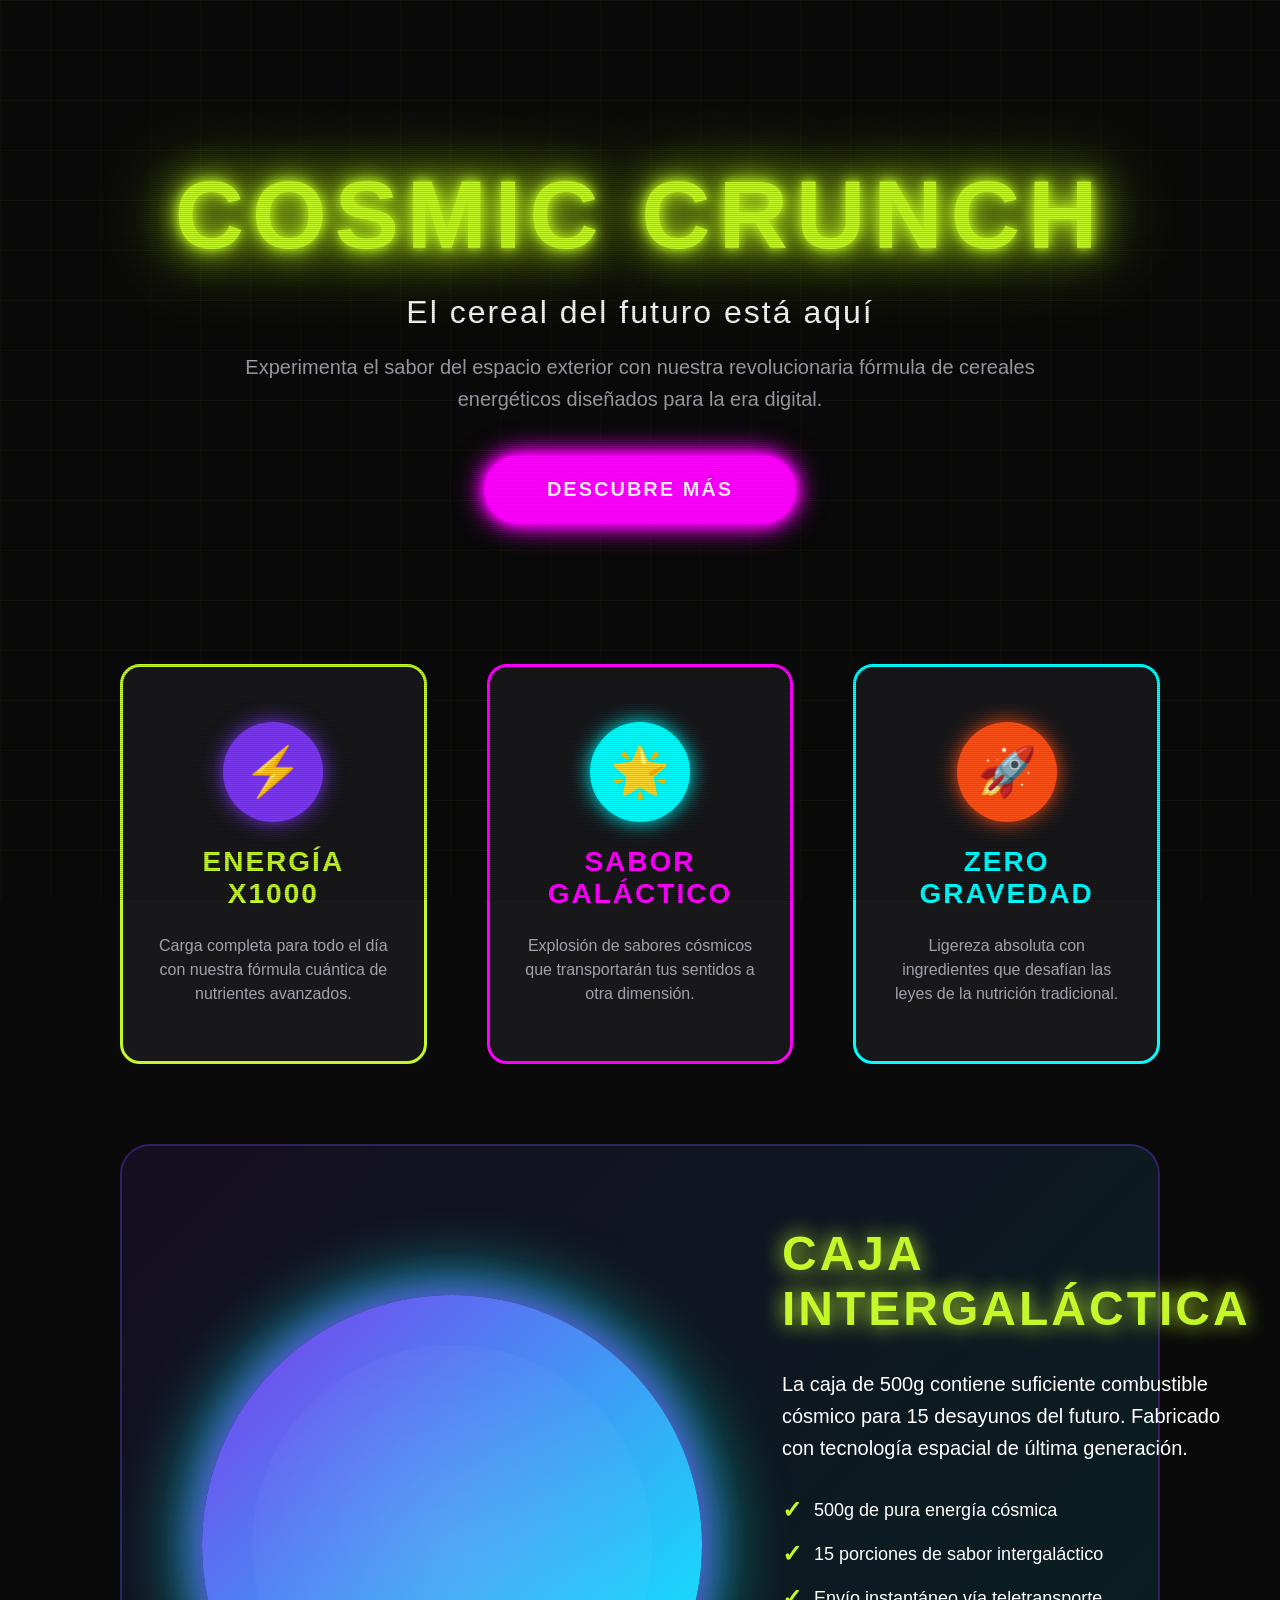
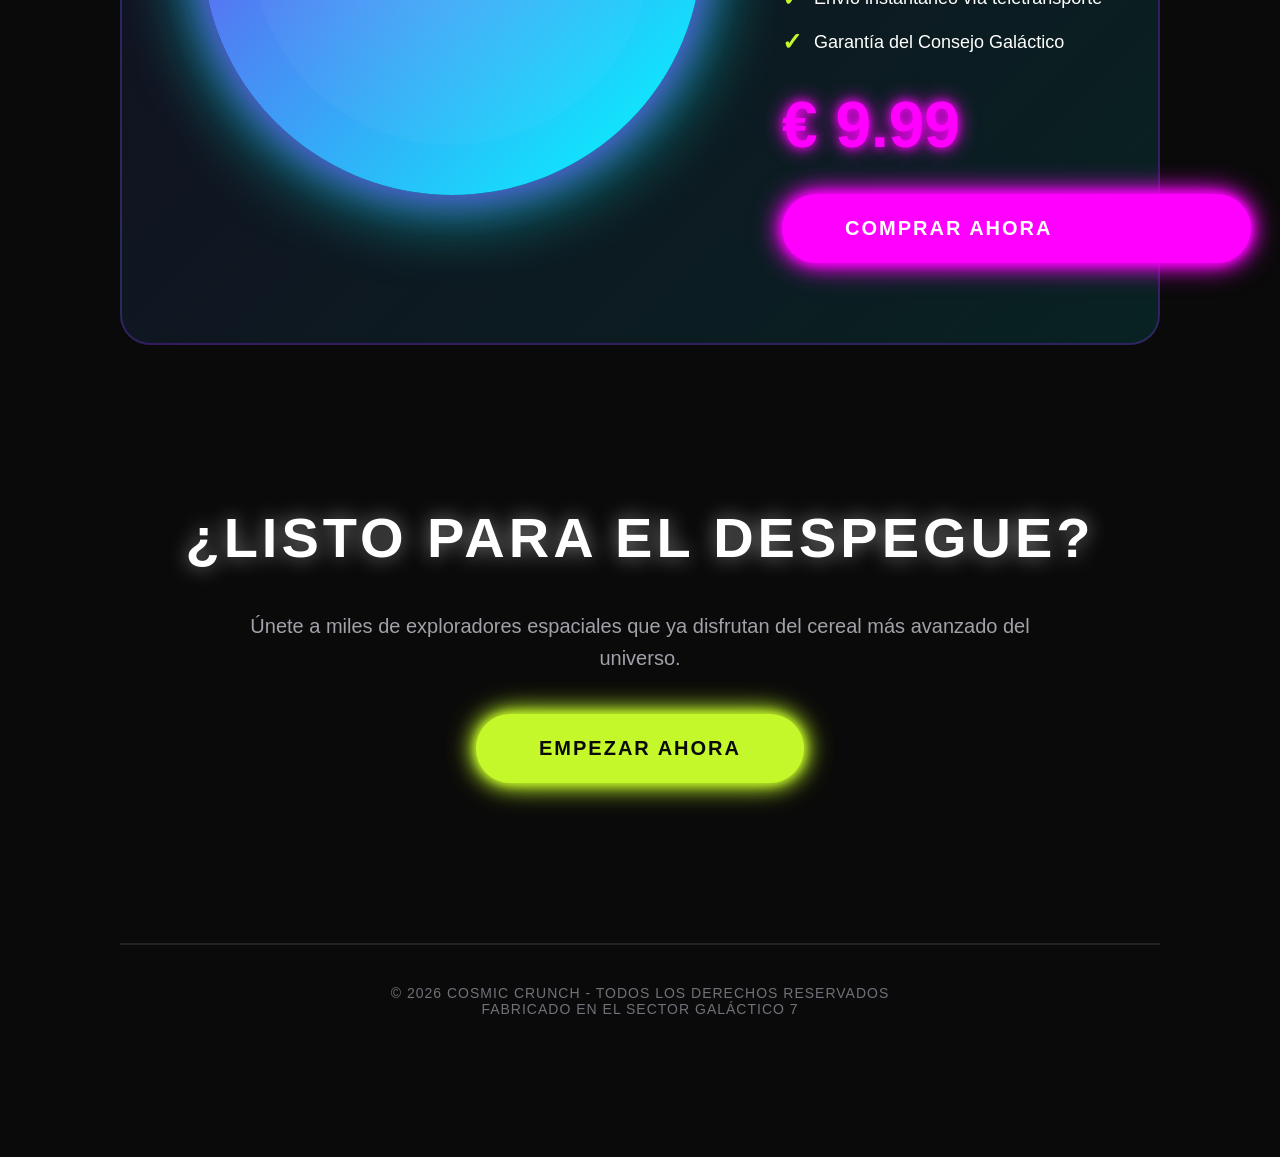
<file: web/cereales-retro.html>
<!DOCTYPE html>
<html lang="es">
<head>
    <meta charset="UTF-8">
    <meta name="viewport" content="width=device-width, initial-scale=1.0">
    <title>COSMIC CRUNCH - El Cereal del Futuro</title>
    <style>
        * {
            margin: 0;
            padding: 0;
            box-sizing: border-box;
        }

        @import url('https://fonts.googleapis.com/css2?family=Orbitron:wght@400;700;800;900&display=swap');

        body {
            font-family: 'Orbitron', sans-serif;
            background: #0A0A0A;
            color: #FFFFFF;
            overflow-x: hidden;
            overflow-y: auto;
        }

        .container {
            max-width: 1440px;
            margin: 0 auto;
            padding: 100px 120px;
            display: flex;
            flex-direction: column;
            gap: 80px;
        }

        /* Hero Section */
        .hero {
            text-align: center;
            padding: 60px 0;
        }

        .hero-title {
            font-size: 96px;
            font-weight: 800;
            color: #C4F82A;
            text-transform: uppercase;
            letter-spacing: 8px;
            text-shadow:
                0 0 10px #C4F82A,
                0 0 20px #C4F82A,
                0 0 40px #C4F82A,
                0 0 80px #C4F82A;
            animation: neonGlow 2s ease-in-out infinite alternate;
            margin-bottom: 24px;
        }

        @keyframes neonGlow {
            from {
                text-shadow:
                    0 0 10px #C4F82A,
                    0 0 20px #C4F82A,
                    0 0 40px #C4F82A,
                    0 0 80px #C4F82A;
            }
            to {
                text-shadow:
                    0 0 20px #C4F82A,
                    0 0 40px #C4F82A,
                    0 0 60px #C4F82A,
                    0 0 100px #C4F82A;
            }
        }

        .hero-subtitle {
            font-size: 32px;
            font-weight: 400;
            color: #FFFFFF;
            margin-bottom: 20px;
            letter-spacing: 2px;
        }

        .hero-description {
            font-size: 20px;
            font-weight: 400;
            color: #A1A1AA;
            max-width: 800px;
            margin: 0 auto 40px;
            line-height: 1.6;
        }

        .cta-button {
            display: inline-block;
            background: #FF00FF;
            color: #FFFFFF;
            font-size: 20px;
            font-weight: 700;
            padding: 20px 60px;
            border-radius: 35px;
            text-decoration: none;
            text-transform: uppercase;
            letter-spacing: 2px;
            border: 3px solid #FF00FF;
            box-shadow:
                0 0 10px #FF00FF,
                0 0 20px #FF00FF,
                0 0 30px #FF00FF;
            transition: all 0.3s ease;
            cursor: pointer;
        }

        .cta-button:hover {
            background: transparent;
            box-shadow:
                0 0 20px #FF00FF,
                0 0 40px #FF00FF,
                0 0 60px #FF00FF;
            transform: scale(1.05);
        }

        .cta-button-lime {
            background: #C4F82A;
            border-color: #C4F82A;
            color: #0A0A0A;
            box-shadow:
                0 0 10px #C4F82A,
                0 0 20px #C4F82A,
                0 0 30px #C4F82A;
        }

        .cta-button-lime:hover {
            background: transparent;
            color: #C4F82A;
            box-shadow:
                0 0 20px #C4F82A,
                0 0 40px #C4F82A,
                0 0 60px #C4F82A;
        }

        /* Features Section */
        .features {
            display: grid;
            grid-template-columns: repeat(3, 1fr);
            gap: 60px;
        }

        .feature-card {
            background: #18181B;
            border: 3px solid;
            border-radius: 20px;
            padding: 40px 30px;
            text-align: center;
            height: 400px;
            display: flex;
            flex-direction: column;
            align-items: center;
            justify-content: center;
            gap: 24px;
            transition: all 0.3s ease;
            position: relative;
            overflow: hidden;
        }

        .feature-card::before {
            content: '';
            position: absolute;
            top: -2px;
            left: -2px;
            right: -2px;
            bottom: -2px;
            background: linear-gradient(45deg, currentColor, transparent);
            border-radius: 20px;
            opacity: 0;
            transition: opacity 0.3s ease;
            z-index: -1;
        }

        .feature-card:hover::before {
            opacity: 0.3;
        }

        .feature-card:hover {
            transform: translateY(-10px);
            box-shadow: 0 10px 40px currentColor;
        }

        .feature-card-1 {
            border-color: #C4F82A;
            color: #C4F82A;
        }

        .feature-card-2 {
            border-color: #FF00FF;
            color: #FF00FF;
        }

        .feature-card-3 {
            border-color: #00FFFF;
            color: #00FFFF;
        }

        .feature-icon {
            width: 100px;
            height: 100px;
            border-radius: 50%;
            display: flex;
            align-items: center;
            justify-content: center;
            font-size: 48px;
            font-weight: 900;
        }

        .feature-card-1 .feature-icon {
            background: #7C3AED;
            box-shadow: 0 0 20px #7C3AED;
        }

        .feature-card-2 .feature-icon {
            background: #00FFFF;
            box-shadow: 0 0 20px #00FFFF;
        }

        .feature-card-3 .feature-icon {
            background: #FA541C;
            box-shadow: 0 0 20px #FA541C;
        }

        .feature-title {
            font-size: 28px;
            font-weight: 800;
            text-transform: uppercase;
            letter-spacing: 2px;
        }

        .feature-description {
            font-size: 16px;
            font-weight: 400;
            color: #A1A1AA;
            line-height: 1.5;
        }

        /* Product Showcase */
        .product-showcase {
            display: flex;
            align-items: center;
            justify-content: space-between;
            gap: 80px;
            padding: 60px 0;
            background: linear-gradient(135deg, rgba(124, 58, 237, 0.1), rgba(0, 255, 255, 0.1));
            border-radius: 30px;
            padding: 80px;
            border: 2px solid rgba(124, 58, 237, 0.3);
        }

        .product-image {
            width: 500px;
            height: 500px;
            border-radius: 50%;
            background: linear-gradient(135deg, #7C3AED, #00FFFF);
            box-shadow:
                0 0 40px #7C3AED,
                0 0 80px #00FFFF;
            flex-shrink: 0;
            position: relative;
            overflow: hidden;
        }

        .product-image::before {
            content: '';
            position: absolute;
            top: 50%;
            left: 50%;
            transform: translate(-50%, -50%);
            width: 80%;
            height: 80%;
            background: radial-gradient(circle, rgba(255,255,255,0.1), transparent);
            border-radius: 50%;
        }

        .product-content {
            flex: 1;
            display: flex;
            flex-direction: column;
            gap: 32px;
        }

        .product-title {
            font-size: 48px;
            font-weight: 800;
            color: #C4F82A;
            text-transform: uppercase;
            letter-spacing: 3px;
            text-shadow: 0 0 20px #C4F82A;
        }

        .product-description {
            font-size: 20px;
            font-weight: 400;
            color: #FFFFFF;
            line-height: 1.6;
        }

        .product-price {
            font-size: 64px;
            font-weight: 900;
            color: #FF00FF;
            text-shadow:
                0 0 10px #FF00FF,
                0 0 20px #FF00FF;
        }

        .product-features {
            display: flex;
            flex-direction: column;
            gap: 16px;
        }

        .product-feature-item {
            display: flex;
            align-items: center;
            gap: 12px;
            font-size: 18px;
            color: #FFFFFF;
        }

        .product-feature-item::before {
            content: '✓';
            color: #C4F82A;
            font-size: 24px;
            font-weight: 900;
        }

        /* CTA Final Section */
        .cta-final {
            text-align: center;
            padding: 80px 0;
        }

        .cta-final-title {
            font-size: 56px;
            font-weight: 800;
            color: #FFFFFF;
            text-transform: uppercase;
            letter-spacing: 4px;
            margin-bottom: 40px;
            text-shadow: 0 0 20px rgba(255, 255, 255, 0.5);
        }

        /* Footer */
        .footer {
            text-align: center;
            padding: 40px 0;
            border-top: 2px solid rgba(255, 255, 255, 0.1);
        }

        .footer-text {
            font-size: 14px;
            color: #71717A;
            letter-spacing: 1px;
        }

        /* Scanlines effect */
        body::before {
            content: '';
            position: fixed;
            top: 0;
            left: 0;
            width: 100%;
            height: 100%;
            background: repeating-linear-gradient(
                0deg,
                rgba(0, 0, 0, 0.15),
                rgba(0, 0, 0, 0.15) 1px,
                transparent 1px,
                transparent 2px
            );
            pointer-events: none;
            z-index: 9999;
        }

        /* Grid background */
        body::after {
            content: '';
            position: fixed;
            top: 0;
            left: 0;
            width: 100%;
            height: 100%;
            background-image:
                linear-gradient(rgba(196, 248, 42, 0.03) 1px, transparent 1px),
                linear-gradient(90deg, rgba(196, 248, 42, 0.03) 1px, transparent 1px);
            background-size: 50px 50px;
            pointer-events: none;
            z-index: -1;
        }

        /* Responsive */
        @media (max-width: 1200px) {
            .container {
                padding: 80px 60px;
            }

            .hero-title {
                font-size: 72px;
            }

            .features {
                grid-template-columns: 1fr;
            }

            .product-showcase {
                flex-direction: column;
                gap: 40px;
            }

            .product-image {
                width: 400px;
                height: 400px;
            }
        }

        @media (max-width: 768px) {
            .container {
                padding: 60px 30px;
                gap: 60px;
            }

            .hero-title {
                font-size: 48px;
                letter-spacing: 4px;
            }

            .hero-subtitle {
                font-size: 24px;
            }

            .hero-description {
                font-size: 16px;
            }

            .cta-button {
                font-size: 16px;
                padding: 16px 40px;
            }

            .feature-card {
                height: auto;
                padding: 30px 20px;
            }

            .feature-title {
                font-size: 22px;
            }

            .product-showcase {
                padding: 40px 30px;
            }

            .product-image {
                width: 300px;
                height: 300px;
            }

            .product-title {
                font-size: 32px;
            }

            .product-price {
                font-size: 48px;
            }

            .cta-final-title {
                font-size: 36px;
            }
        }
    </style>
</head>
<body>
    <div class="container">
        <!-- Hero Section -->
        <section class="hero">
            <h1 class="hero-title">COSMIC CRUNCH</h1>
            <p class="hero-subtitle">El cereal del futuro está aquí</p>
            <p class="hero-description">
                Experimenta el sabor del espacio exterior con nuestra revolucionaria fórmula
                de cereales energéticos diseñados para la era digital.
            </p>
            <a href="#producto" class="cta-button">DESCUBRE MÁS</a>
        </section>

        <!-- Features Section -->
        <section class="features">
            <div class="feature-card feature-card-1">
                <div class="feature-icon">⚡</div>
                <h3 class="feature-title">ENERGÍA X1000</h3>
                <p class="feature-description">
                    Carga completa para todo el día con nuestra fórmula cuántica de nutrientes avanzados.
                </p>
            </div>

            <div class="feature-card feature-card-2">
                <div class="feature-icon">🌟</div>
                <h3 class="feature-title">SABOR GALÁCTICO</h3>
                <p class="feature-description">
                    Explosión de sabores cósmicos que transportarán tus sentidos a otra dimensión.
                </p>
            </div>

            <div class="feature-card feature-card-3">
                <div class="feature-icon">🚀</div>
                <h3 class="feature-title">ZERO GRAVEDAD</h3>
                <p class="feature-description">
                    Ligereza absoluta con ingredientes que desafían las leyes de la nutrición tradicional.
                </p>
            </div>
        </section>

        <!-- Product Showcase -->
        <section class="product-showcase" id="producto">
            <div class="product-image"></div>
            <div class="product-content">
                <h2 class="product-title">CAJA INTERGALÁCTICA</h2>
                <p class="product-description">
                    La caja de 500g contiene suficiente combustible cósmico para 15 desayunos
                    del futuro. Fabricado con tecnología espacial de última generación.
                </p>
                <div class="product-features">
                    <div class="product-feature-item">500g de pura energía cósmica</div>
                    <div class="product-feature-item">15 porciones de sabor intergaláctico</div>
                    <div class="product-feature-item">Envío instantáneo vía teletransporte</div>
                    <div class="product-feature-item">Garantía del Consejo Galáctico</div>
                </div>
                <div class="product-price">€ 9.99</div>
                <a href="#comprar" class="cta-button">COMPRAR AHORA</a>
            </div>
        </section>

        <!-- CTA Final -->
        <section class="cta-final">
            <h2 class="cta-final-title">¿LISTO PARA EL DESPEGUE?</h2>
            <p class="hero-description">
                Únete a miles de exploradores espaciales que ya disfrutan del cereal más avanzado del universo.
            </p>
            <a href="#comprar" class="cta-button cta-button-lime">EMPEZAR AHORA</a>
        </section>

        <!-- Footer -->
        <footer class="footer">
            <p class="footer-text">© 2026 COSMIC CRUNCH - TODOS LOS DERECHOS RESERVADOS</p>
            <p class="footer-text">FABRICADO EN EL SECTOR GALÁCTICO 7</p>
        </footer>
    </div>
</body>
</html>
</file>
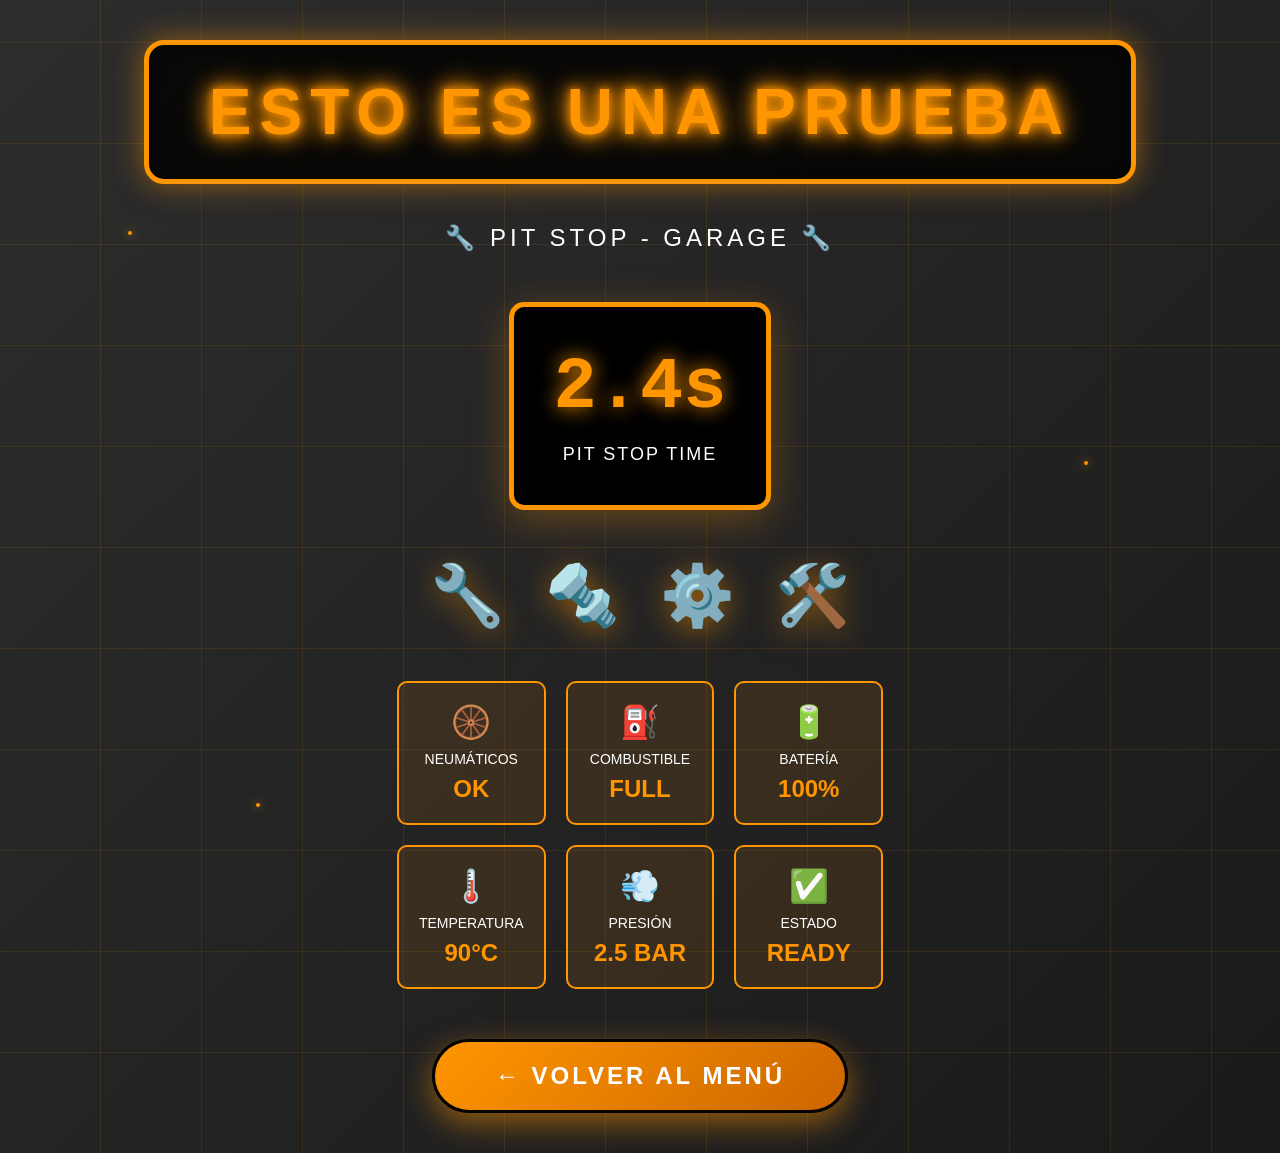
<file: web/esto-es-una-prueba.html>
<!DOCTYPE html>
<html lang="es">
<head>
    <meta charset="UTF-8">
    <meta name="viewport" content="width=device-width, initial-scale=1.0">
    <title>Garage - Esto es una Prueba</title>
    <style>
        * {
            margin: 0;
            padding: 0;
            box-sizing: border-box;
        }

        body {
            font-family: 'Impact', 'Arial Black', sans-serif;
            background: linear-gradient(135deg, #2d2d2d 0%, #1a1a1a 100%);
            min-height: 100vh;
            overflow: hidden;
            position: relative;
        }

        /* Concrete floor texture */
        body::before {
            content: '';
            position: absolute;
            top: 0;
            left: 0;
            width: 100%;
            height: 100%;
            background-image:
                repeating-linear-gradient(
                    90deg,
                    transparent,
                    transparent 100px,
                    rgba(255, 149, 0, 0.1) 100px,
                    rgba(255, 149, 0, 0.1) 101px
                ),
                repeating-linear-gradient(
                    0deg,
                    transparent,
                    transparent 100px,
                    rgba(255, 149, 0, 0.1) 100px,
                    rgba(255, 149, 0, 0.1) 101px
                );
            pointer-events: none;
        }

        .container {
            display: flex;
            flex-direction: column;
            justify-content: center;
            align-items: center;
            min-height: 100vh;
            padding: 40px;
            position: relative;
            z-index: 1;
        }

        .garage-sign {
            background: rgba(0, 0, 0, 0.8);
            border: 5px solid #ff9500;
            border-radius: 20px;
            padding: 30px 60px;
            margin-bottom: 40px;
            box-shadow:
                0 0 30px rgba(255, 149, 0, 0.5),
                inset 0 0 30px rgba(0, 0, 0, 0.5);
            animation: signFlicker 3s ease-in-out infinite;
        }

        @keyframes signFlicker {
            0%, 100% { opacity: 1; }
            50% { opacity: 0.95; }
        }

        .garage-sign h1 {
            font-size: 64px;
            font-weight: 900;
            color: #ff9500;
            text-transform: uppercase;
            letter-spacing: 8px;
            text-shadow:
                0 0 10px #ff9500,
                0 0 20px #ff9500,
                0 0 30px #ff9500;
            animation: slideIn 1s ease-out;
        }

        @keyframes slideIn {
            from {
                opacity: 0;
                transform: translateX(-100px);
            }
            to {
                opacity: 1;
                transform: translateX(0);
            }
        }

        .subtitle {
            font-size: 24px;
            color: #ffffff;
            text-transform: uppercase;
            letter-spacing: 4px;
            margin-bottom: 50px;
            animation: fadeIn 1.5s ease-out;
        }

        @keyframes fadeIn {
            from { opacity: 0; }
            to { opacity: 1; }
        }

        .pitstop-timer {
            display: flex;
            gap: 50px;
            margin-bottom: 50px;
            animation: fadeInUp 2s ease-out;
        }

        .timer-display {
            background: #000;
            border: 5px solid #ff9500;
            border-radius: 15px;
            padding: 40px;
            text-align: center;
            box-shadow: 0 10px 40px rgba(255, 149, 0, 0.3);
        }

        .timer-display .time {
            font-size: 72px;
            font-weight: 900;
            color: #ff9500;
            font-family: 'Courier New', monospace;
            text-shadow: 0 0 20px #ff9500;
            animation: timerBlink 1s ease-in-out infinite;
        }

        @keyframes timerBlink {
            0%, 100% { opacity: 1; }
            50% { opacity: 0.8; }
        }

        .timer-display .label {
            font-size: 18px;
            color: #ffffff;
            margin-top: 15px;
            letter-spacing: 2px;
        }

        @keyframes fadeInUp {
            from {
                opacity: 0;
                transform: translateY(50px);
            }
            to {
                opacity: 1;
                transform: translateY(0);
            }
        }

        .tools-display {
            display: flex;
            gap: 40px;
            margin-bottom: 50px;
            animation: fadeIn 2.5s ease-out;
        }

        .tool-icon {
            font-size: 60px;
            animation: toolRotate 4s ease-in-out infinite;
            filter: drop-shadow(0 5px 15px rgba(255, 149, 0, 0.5));
        }

        .tool-icon:nth-child(2) { animation-delay: 0.5s; }
        .tool-icon:nth-child(3) { animation-delay: 1s; }
        .tool-icon:nth-child(4) { animation-delay: 1.5s; }

        @keyframes toolRotate {
            0%, 100% { transform: rotate(0deg) scale(1); }
            25% { transform: rotate(10deg) scale(1.1); }
            50% { transform: rotate(0deg) scale(1); }
            75% { transform: rotate(-10deg) scale(1.1); }
        }

        .status-board {
            display: grid;
            grid-template-columns: repeat(3, 1fr);
            gap: 20px;
            margin-bottom: 50px;
            animation: fadeIn 3s ease-out;
        }

        .status-item {
            background: rgba(255, 149, 0, 0.1);
            border: 2px solid #ff9500;
            border-radius: 10px;
            padding: 20px;
            text-align: center;
            transition: all 0.3s ease;
        }

        .status-item:hover {
            background: rgba(255, 149, 0, 0.2);
            transform: translateY(-5px);
        }

        .status-item .icon {
            font-size: 32px;
            margin-bottom: 10px;
        }

        .status-item .label {
            font-size: 14px;
            color: #ffffff;
            margin-bottom: 8px;
        }

        .status-item .value {
            font-size: 24px;
            font-weight: 900;
            color: #ff9500;
        }

        .back-button {
            display: inline-block;
            padding: 20px 60px;
            background: linear-gradient(135deg, #ff9500 0%, #cc6600 100%);
            color: #ffffff;
            text-decoration: none;
            font-size: 24px;
            font-weight: 900;
            text-transform: uppercase;
            letter-spacing: 3px;
            border: 3px solid #000;
            border-radius: 50px;
            box-shadow: 0 10px 30px rgba(255, 149, 0, 0.5);
            transition: all 0.3s ease;
            animation: bounceIn 3.5s ease-out;
        }

        .back-button:hover {
            transform: translateY(-5px) scale(1.05);
            box-shadow: 0 15px 40px rgba(255, 149, 0, 0.7);
        }

        @keyframes bounceIn {
            from {
                opacity: 0;
                transform: translateY(100px);
            }
            60% {
                opacity: 1;
                transform: translateY(-10px);
            }
            to {
                transform: translateY(0);
            }
        }

        /* Sparks effect */
        .spark {
            position: absolute;
            width: 4px;
            height: 4px;
            background: #ff9500;
            border-radius: 50%;
            box-shadow: 0 0 10px #ff9500;
            animation: sparkFly 3s ease-out infinite;
        }

        .spark:nth-child(1) { top: 20%; left: 10%; animation-delay: 0s; }
        .spark:nth-child(2) { top: 40%; right: 15%; animation-delay: 1s; }
        .spark:nth-child(3) { bottom: 30%; left: 20%; animation-delay: 2s; }

        @keyframes sparkFly {
            0% { transform: translate(0, 0); opacity: 1; }
            100% { transform: translate(100px, -100px); opacity: 0; }
        }

        /* Responsive */
        @media (max-width: 768px) {
            .garage-sign h1 {
                font-size: 36px;
                letter-spacing: 4px;
            }

            .pitstop-timer {
                flex-direction: column;
                gap: 30px;
            }

            .timer-display .time {
                font-size: 48px;
            }

            .tools-display {
                gap: 20px;
            }

            .tool-icon {
                font-size: 40px;
            }

            .status-board {
                grid-template-columns: 1fr;
                gap: 15px;
            }

            .back-button {
                font-size: 18px;
                padding: 15px 40px;
            }
        }
    </style>
</head>
<body>
    <div class="spark"></div>
    <div class="spark"></div>
    <div class="spark"></div>

    <div class="container">
        <div class="garage-sign">
            <h1>Esto es una Prueba</h1>
        </div>

        <p class="subtitle">🔧 PIT STOP - GARAGE 🔧</p>

        <div class="pitstop-timer">
            <div class="timer-display">
                <div class="time">2.4s</div>
                <div class="label">PIT STOP TIME</div>
            </div>
        </div>

        <div class="tools-display">
            <span class="tool-icon">🔧</span>
            <span class="tool-icon">🔩</span>
            <span class="tool-icon">⚙️</span>
            <span class="tool-icon">🛠️</span>
        </div>

        <div class="status-board">
            <div class="status-item">
                <div class="icon">🛞</div>
                <div class="label">NEUMÁTICOS</div>
                <div class="value">OK</div>
            </div>
            <div class="status-item">
                <div class="icon">⛽</div>
                <div class="label">COMBUSTIBLE</div>
                <div class="value">FULL</div>
            </div>
            <div class="status-item">
                <div class="icon">🔋</div>
                <div class="label">BATERÍA</div>
                <div class="value">100%</div>
            </div>
            <div class="status-item">
                <div class="icon">🌡️</div>
                <div class="label">TEMPERATURA</div>
                <div class="value">90°C</div>
            </div>
            <div class="status-item">
                <div class="icon">💨</div>
                <div class="label">PRESIÓN</div>
                <div class="value">2.5 BAR</div>
            </div>
            <div class="status-item">
                <div class="icon">✅</div>
                <div class="label">ESTADO</div>
                <div class="value">READY</div>
            </div>
        </div>

        <a href="index.html" class="back-button">← Volver al Menú</a>
    </div>
</body>
</html>
</file>
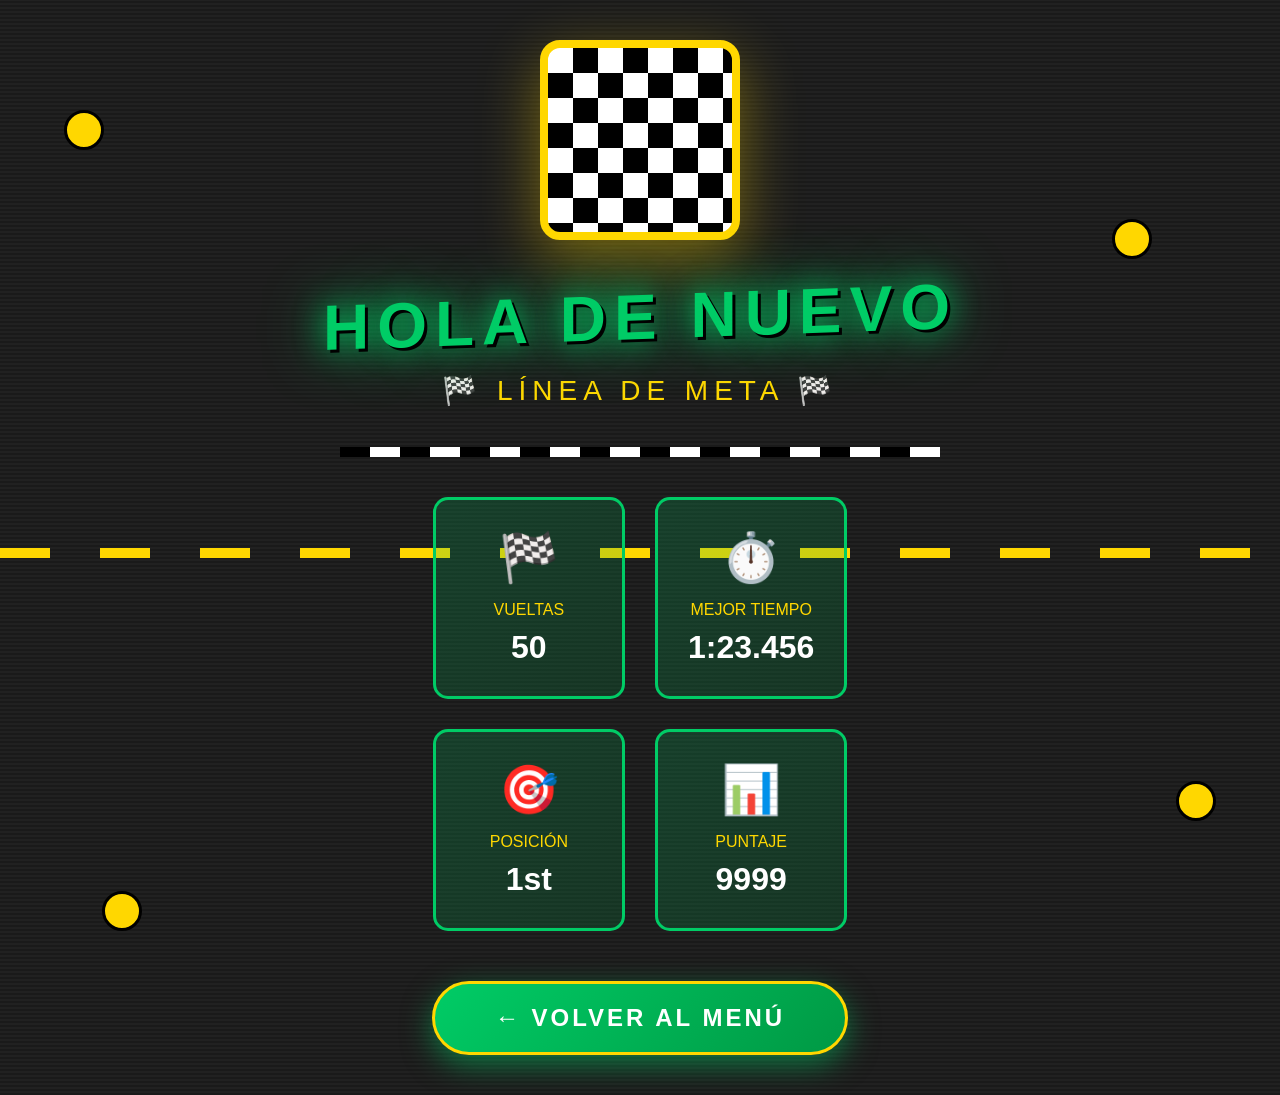
<file: web/hola-de-nuevo.html>
<!DOCTYPE html>
<html lang="es">
<head>
    <meta charset="UTF-8">
    <meta name="viewport" content="width=device-width, initial-scale=1.0">
    <title>Pista - Hola de Nuevo</title>
    <style>
        * {
            margin: 0;
            padding: 0;
            box-sizing: border-box;
        }

        body {
            font-family: 'Impact', 'Arial Black', sans-serif;
            background: #1a1a1a;
            min-height: 100vh;
            overflow: hidden;
            position: relative;
        }

        /* Asphalt texture */
        body::before {
            content: '';
            position: absolute;
            top: 0;
            left: 0;
            width: 100%;
            height: 100%;
            background-image:
                repeating-linear-gradient(
                    0deg,
                    transparent,
                    transparent 2px,
                    rgba(255, 255, 255, 0.03) 2px,
                    rgba(255, 255, 255, 0.03) 4px
                );
            pointer-events: none;
        }

        /* Road lines */
        body::after {
            content: '';
            position: absolute;
            top: 50%;
            left: 0;
            width: 100%;
            height: 10px;
            background: repeating-linear-gradient(
                90deg,
                #FFD700,
                #FFD700 50px,
                transparent 50px,
                transparent 100px
            );
            animation: roadLines 1s linear infinite;
            pointer-events: none;
        }

        @keyframes roadLines {
            0% { transform: translateX(0); }
            100% { transform: translateX(-100px); }
        }

        .container {
            display: flex;
            flex-direction: column;
            justify-content: center;
            align-items: center;
            min-height: 100vh;
            padding: 40px;
            position: relative;
            z-index: 1;
        }

        .checkered-flag {
            width: 200px;
            height: 200px;
            background: repeating-conic-gradient(
                #000 0deg 90deg,
                #fff 90deg 180deg
            );
            background-size: 50px 50px;
            border: 8px solid #FFD700;
            border-radius: 20px;
            margin-bottom: 40px;
            animation: wave 3s ease-in-out infinite;
            box-shadow: 0 20px 60px rgba(255, 215, 0, 0.4);
        }

        @keyframes wave {
            0%, 100% { transform: rotate(0deg) translateY(0); }
            25% { transform: rotate(5deg) translateY(-10px); }
            50% { transform: rotate(0deg) translateY(0); }
            75% { transform: rotate(-5deg) translateY(-10px); }
        }

        h1 {
            font-size: 64px;
            font-weight: 900;
            color: #00cc66;
            text-transform: uppercase;
            letter-spacing: 8px;
            text-shadow:
                3px 3px 0 #000,
                0 0 30px #00cc66,
                0 0 60px #00cc66;
            margin-bottom: 20px;
            animation: neonFlicker 2s ease-in-out infinite;
            transform: skewY(-2deg);
        }

        @keyframes neonFlicker {
            0%, 100% { opacity: 1; }
            50% { opacity: 0.9; }
        }

        .subtitle {
            font-size: 28px;
            color: #FFD700;
            text-transform: uppercase;
            letter-spacing: 6px;
            margin-bottom: 40px;
            animation: fadeInUp 1.5s ease-out;
        }

        @keyframes fadeInUp {
            from {
                opacity: 0;
                transform: translateY(30px);
            }
            to {
                opacity: 1;
                transform: translateY(0);
            }
        }

        .track-info {
            display: grid;
            grid-template-columns: repeat(2, 1fr);
            gap: 30px;
            margin-bottom: 50px;
            animation: fadeIn 2s ease-out;
        }

        .info-card {
            background: linear-gradient(135deg, rgba(0, 204, 102, 0.2) 0%, rgba(0, 153, 68, 0.2) 100%);
            border: 3px solid #00cc66;
            border-radius: 15px;
            padding: 30px;
            text-align: center;
            transition: all 0.3s ease;
        }

        .info-card:hover {
            transform: scale(1.05);
            box-shadow: 0 10px 30px rgba(0, 204, 102, 0.4);
        }

        .info-card .icon {
            font-size: 48px;
            margin-bottom: 15px;
        }

        .info-card .label {
            font-size: 16px;
            color: #FFD700;
            margin-bottom: 10px;
        }

        .info-card .value {
            font-size: 32px;
            font-weight: 900;
            color: #ffffff;
        }

        .finish-line {
            width: 100%;
            max-width: 600px;
            height: 10px;
            background: repeating-linear-gradient(
                90deg,
                #000,
                #000 30px,
                #fff 30px,
                #fff 60px
            );
            margin-bottom: 40px;
            animation: slideFinish 2s ease-in-out;
        }

        @keyframes slideFinish {
            from {
                opacity: 0;
                transform: scaleX(0);
            }
            to {
                opacity: 1;
                transform: scaleX(1);
            }
        }

        .back-button {
            display: inline-block;
            padding: 20px 60px;
            background: linear-gradient(135deg, #00cc66 0%, #009944 100%);
            color: #ffffff;
            text-decoration: none;
            font-size: 24px;
            font-weight: 900;
            text-transform: uppercase;
            letter-spacing: 3px;
            border: 3px solid #FFD700;
            border-radius: 50px;
            box-shadow: 0 10px 30px rgba(0, 204, 102, 0.5);
            transition: all 0.3s ease;
            animation: bounceIn 2.5s ease-out;
        }

        .back-button:hover {
            transform: translateY(-5px) scale(1.05);
            box-shadow: 0 15px 40px rgba(0, 204, 102, 0.7);
        }

        @keyframes bounceIn {
            from {
                opacity: 0;
                transform: scale(0.3);
            }
            60% {
                opacity: 1;
                transform: scale(1.1);
            }
            to {
                transform: scale(1);
            }
        }

        /* Checkpoint markers */
        .checkpoint {
            position: absolute;
            width: 40px;
            height: 40px;
            background: #FFD700;
            border: 3px solid #000;
            border-radius: 50%;
            animation: pulse 2s ease-in-out infinite;
        }

        .checkpoint:nth-child(1) { top: 10%; left: 5%; animation-delay: 0s; }
        .checkpoint:nth-child(2) { top: 20%; right: 10%; animation-delay: 0.5s; }
        .checkpoint:nth-child(3) { bottom: 15%; left: 8%; animation-delay: 1s; }
        .checkpoint:nth-child(4) { bottom: 25%; right: 5%; animation-delay: 1.5s; }

        @keyframes pulse {
            0%, 100% { transform: scale(1); opacity: 1; }
            50% { transform: scale(1.3); opacity: 0.7; }
        }

        /* Responsive */
        @media (max-width: 768px) {
            h1 {
                font-size: 42px;
                letter-spacing: 4px;
            }

            .checkered-flag {
                width: 150px;
                height: 150px;
            }

            .track-info {
                grid-template-columns: 1fr;
                gap: 20px;
            }

            .back-button {
                font-size: 18px;
                padding: 15px 40px;
            }
        }
    </style>
</head>
<body>
    <div class="checkpoint"></div>
    <div class="checkpoint"></div>
    <div class="checkpoint"></div>
    <div class="checkpoint"></div>

    <div class="container">
        <div class="checkered-flag"></div>

        <h1>Hola de Nuevo</h1>
        <p class="subtitle">🏁 Línea de Meta 🏁</p>

        <div class="finish-line"></div>

        <div class="track-info">
            <div class="info-card">
                <div class="icon">🏁</div>
                <div class="label">VUELTAS</div>
                <div class="value">50</div>
            </div>
            <div class="info-card">
                <div class="icon">⏱️</div>
                <div class="label">MEJOR TIEMPO</div>
                <div class="value">1:23.456</div>
            </div>
            <div class="info-card">
                <div class="icon">🎯</div>
                <div class="label">POSICIÓN</div>
                <div class="value">1st</div>
            </div>
            <div class="info-card">
                <div class="icon">📊</div>
                <div class="label">PUNTAJE</div>
                <div class="value">9999</div>
            </div>
        </div>

        <a href="index.html" class="back-button">← Volver al Menú</a>
    </div>
</body>
</html>
</file>
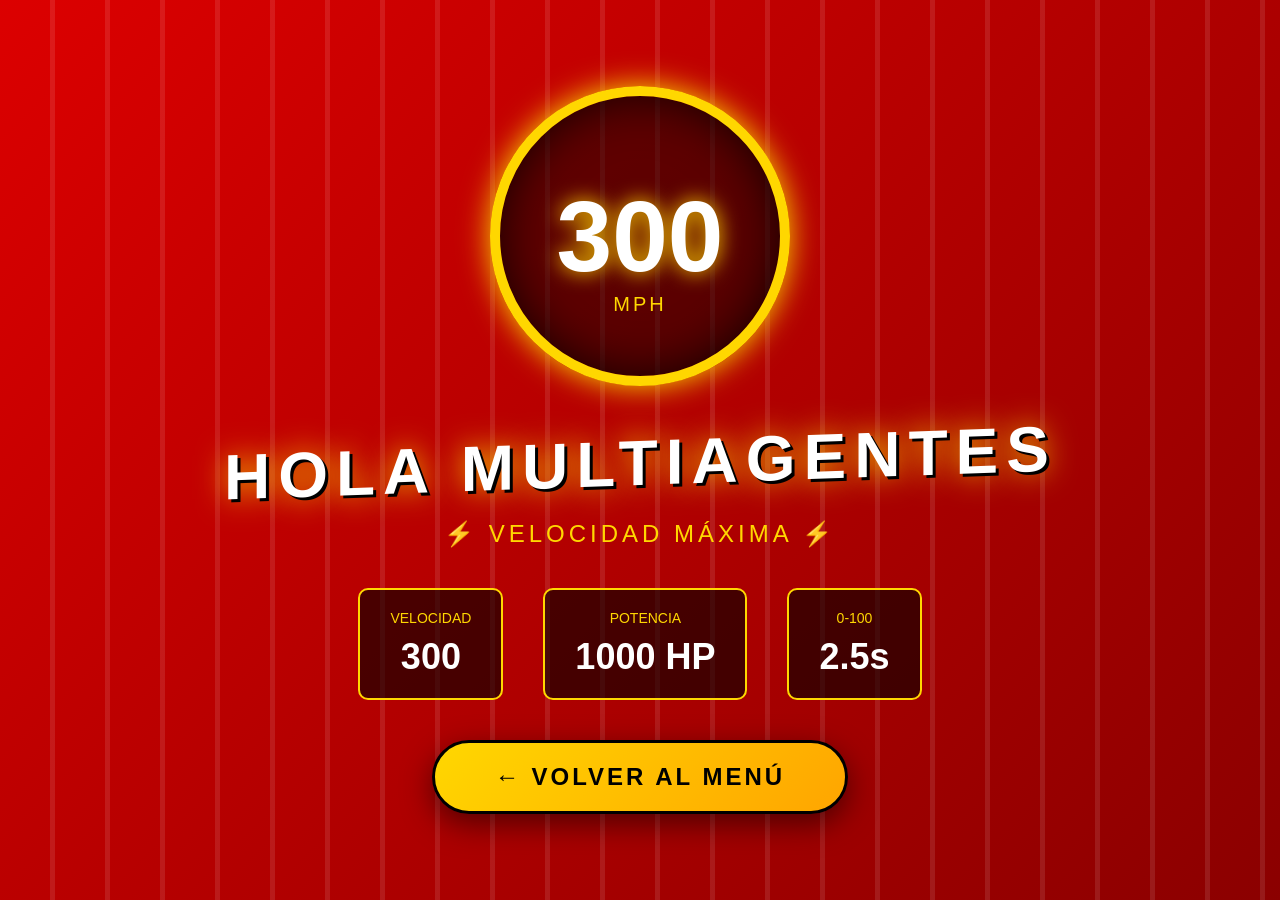
<file: web/hola-multiagentes.html>
<!DOCTYPE html>
<html lang="es">
<head>
    <meta charset="UTF-8">
    <meta name="viewport" content="width=device-width, initial-scale=1.0">
    <title>Velocidad - Hola Multiagentes</title>
    <style>
        * {
            margin: 0;
            padding: 0;
            box-sizing: border-box;
        }

        body {
            font-family: 'Impact', 'Arial Black', sans-serif;
            background: linear-gradient(135deg, #DC0000 0%, #8B0000 100%);
            min-height: 100vh;
            overflow: hidden;
            position: relative;
        }

        /* Speed lines animadas */
        body::before {
            content: '';
            position: absolute;
            top: 0;
            left: 0;
            width: 200%;
            height: 100%;
            background: repeating-linear-gradient(
                90deg,
                transparent,
                transparent 50px,
                rgba(255, 255, 255, 0.1) 50px,
                rgba(255, 255, 255, 0.1) 55px
            );
            animation: speedMove 2s linear infinite;
            pointer-events: none;
        }

        @keyframes speedMove {
            0% { transform: translateX(0); }
            100% { transform: translateX(-100px); }
        }

        .container {
            display: flex;
            flex-direction: column;
            justify-content: center;
            align-items: center;
            min-height: 100vh;
            padding: 40px;
            position: relative;
            z-index: 1;
        }

        .speedometer {
            position: relative;
            width: 300px;
            height: 300px;
            border: 10px solid #FFD700;
            border-radius: 50%;
            background: rgba(0, 0, 0, 0.5);
            display: flex;
            align-items: center;
            justify-content: center;
            margin-bottom: 40px;
            animation: pulse 2s ease-in-out infinite;
            box-shadow:
                0 0 30px #FFD700,
                inset 0 0 50px rgba(0, 0, 0, 0.8);
        }

        @keyframes pulse {
            0%, 100% { transform: scale(1); }
            50% { transform: scale(1.05); }
        }

        .speedometer::before {
            content: 'MPH';
            position: absolute;
            bottom: 60px;
            font-size: 20px;
            color: #FFD700;
            letter-spacing: 3px;
        }

        .speed-number {
            font-size: 100px;
            font-weight: 900;
            color: #ffffff;
            text-shadow: 0 0 20px #FFD700;
            animation: countUp 3s ease-out infinite;
        }

        @keyframes countUp {
            0% { content: '0'; }
            20% { content: '50'; }
            40% { content: '120'; }
            60% { content: '180'; }
            80% { content: '240'; }
            100% { content: '300'; }
        }

        h1 {
            font-size: 64px;
            font-weight: 900;
            color: #ffffff;
            text-transform: uppercase;
            letter-spacing: 8px;
            text-shadow:
                3px 3px 0 #000,
                0 0 30px #FFD700;
            margin-bottom: 20px;
            animation: slideInRight 1s ease-out;
            transform: skewY(-2deg);
        }

        @keyframes slideInRight {
            from {
                opacity: 0;
                transform: translateX(100px) skewY(-2deg);
            }
            to {
                opacity: 1;
                transform: translateX(0) skewY(-2deg);
            }
        }

        .subtitle {
            font-size: 24px;
            color: #FFD700;
            text-transform: uppercase;
            letter-spacing: 4px;
            margin-bottom: 40px;
            animation: fadeIn 1.5s ease-out;
        }

        @keyframes fadeIn {
            from { opacity: 0; }
            to { opacity: 1; }
        }

        .stats {
            display: flex;
            gap: 40px;
            margin-bottom: 40px;
            animation: fadeIn 2s ease-out;
        }

        .stat-box {
            background: rgba(0, 0, 0, 0.6);
            padding: 20px 30px;
            border: 2px solid #FFD700;
            border-radius: 10px;
            text-align: center;
        }

        .stat-box .label {
            font-size: 14px;
            color: #FFD700;
            margin-bottom: 10px;
        }

        .stat-box .value {
            font-size: 36px;
            font-weight: 900;
            color: #ffffff;
        }

        .back-button {
            display: inline-block;
            padding: 20px 60px;
            background: linear-gradient(135deg, #FFD700 0%, #FFA500 100%);
            color: #000;
            text-decoration: none;
            font-size: 24px;
            font-weight: 900;
            text-transform: uppercase;
            letter-spacing: 3px;
            border: 3px solid #000;
            border-radius: 50px;
            box-shadow: 0 10px 30px rgba(0, 0, 0, 0.5);
            transition: all 0.3s ease;
            animation: bounceIn 2.5s ease-out;
        }

        .back-button:hover {
            transform: translateY(-5px) scale(1.05);
            box-shadow: 0 15px 40px rgba(255, 215, 0, 0.6);
        }

        .back-button:active {
            transform: translateY(-2px) scale(1.02);
        }

        @keyframes bounceIn {
            from {
                opacity: 0;
                transform: translateY(100px);
            }
            60% {
                opacity: 1;
                transform: translateY(-10px);
            }
            80% {
                transform: translateY(5px);
            }
            to {
                transform: translateY(0);
            }
        }

        /* Lightning effect */
        .lightning {
            position: absolute;
            font-size: 60px;
            opacity: 0;
            animation: lightning 3s ease-in-out infinite;
        }

        .lightning:nth-child(1) { top: 20%; left: 10%; animation-delay: 0s; }
        .lightning:nth-child(2) { top: 60%; right: 15%; animation-delay: 1s; }
        .lightning:nth-child(3) { bottom: 30%; left: 20%; animation-delay: 2s; }

        @keyframes lightning {
            0%, 90%, 100% { opacity: 0; }
            5%, 15% { opacity: 1; }
        }

        /* Responsive */
        @media (max-width: 768px) {
            h1 {
                font-size: 42px;
                letter-spacing: 4px;
            }

            .speedometer {
                width: 200px;
                height: 200px;
            }

            .speed-number {
                font-size: 60px;
            }

            .stats {
                flex-direction: column;
                gap: 20px;
            }

            .back-button {
                font-size: 18px;
                padding: 15px 40px;
            }
        }
    </style>
</head>
<body>
    <div class="lightning">⚡</div>
    <div class="lightning">⚡</div>
    <div class="lightning">⚡</div>

    <div class="container">
        <div class="speedometer">
            <span class="speed-number">300</span>
        </div>

        <h1>Hola Multiagentes</h1>
        <p class="subtitle">⚡ Velocidad Máxima ⚡</p>

        <div class="stats">
            <div class="stat-box">
                <div class="label">VELOCIDAD</div>
                <div class="value">300</div>
            </div>
            <div class="stat-box">
                <div class="label">POTENCIA</div>
                <div class="value">1000 HP</div>
            </div>
            <div class="stat-box">
                <div class="label">0-100</div>
                <div class="value">2.5s</div>
            </div>
        </div>

        <a href="index.html" class="back-button">← Volver al Menú</a>
    </div>
</body>
</html>
</file>
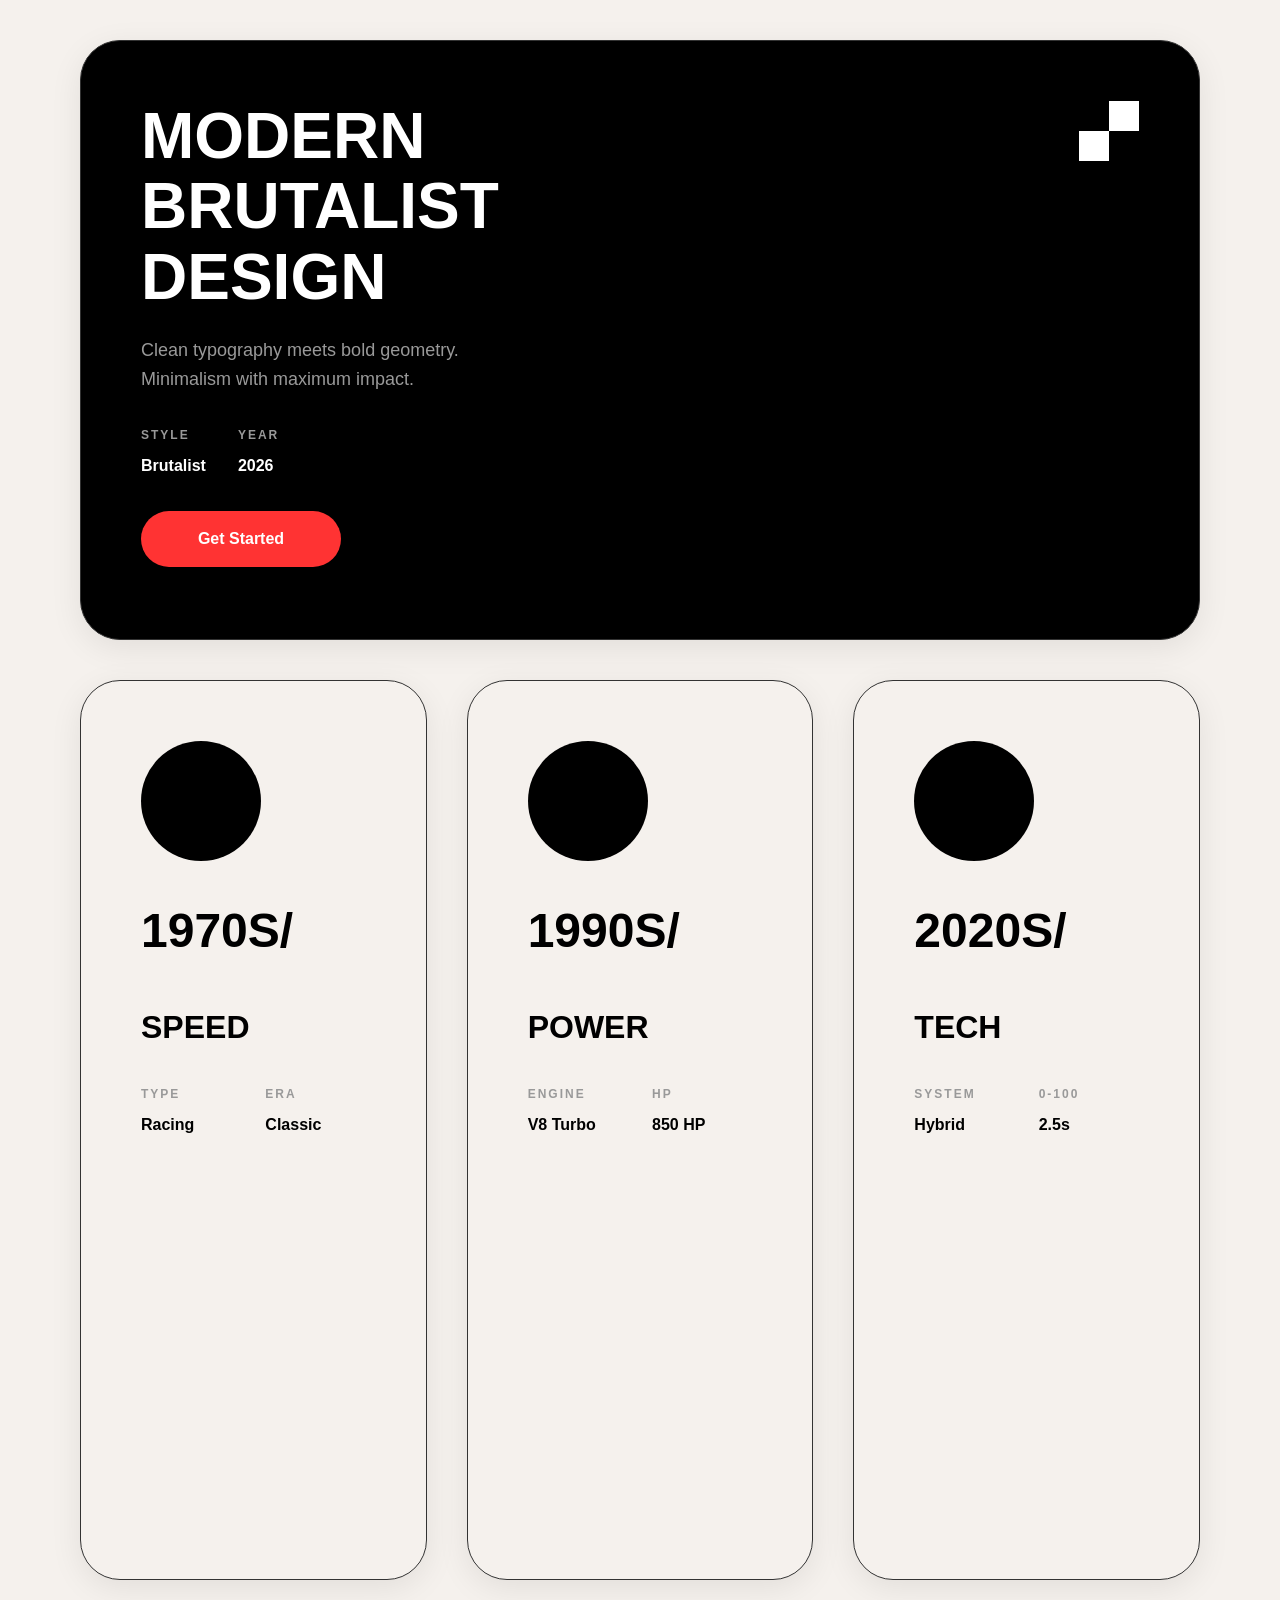
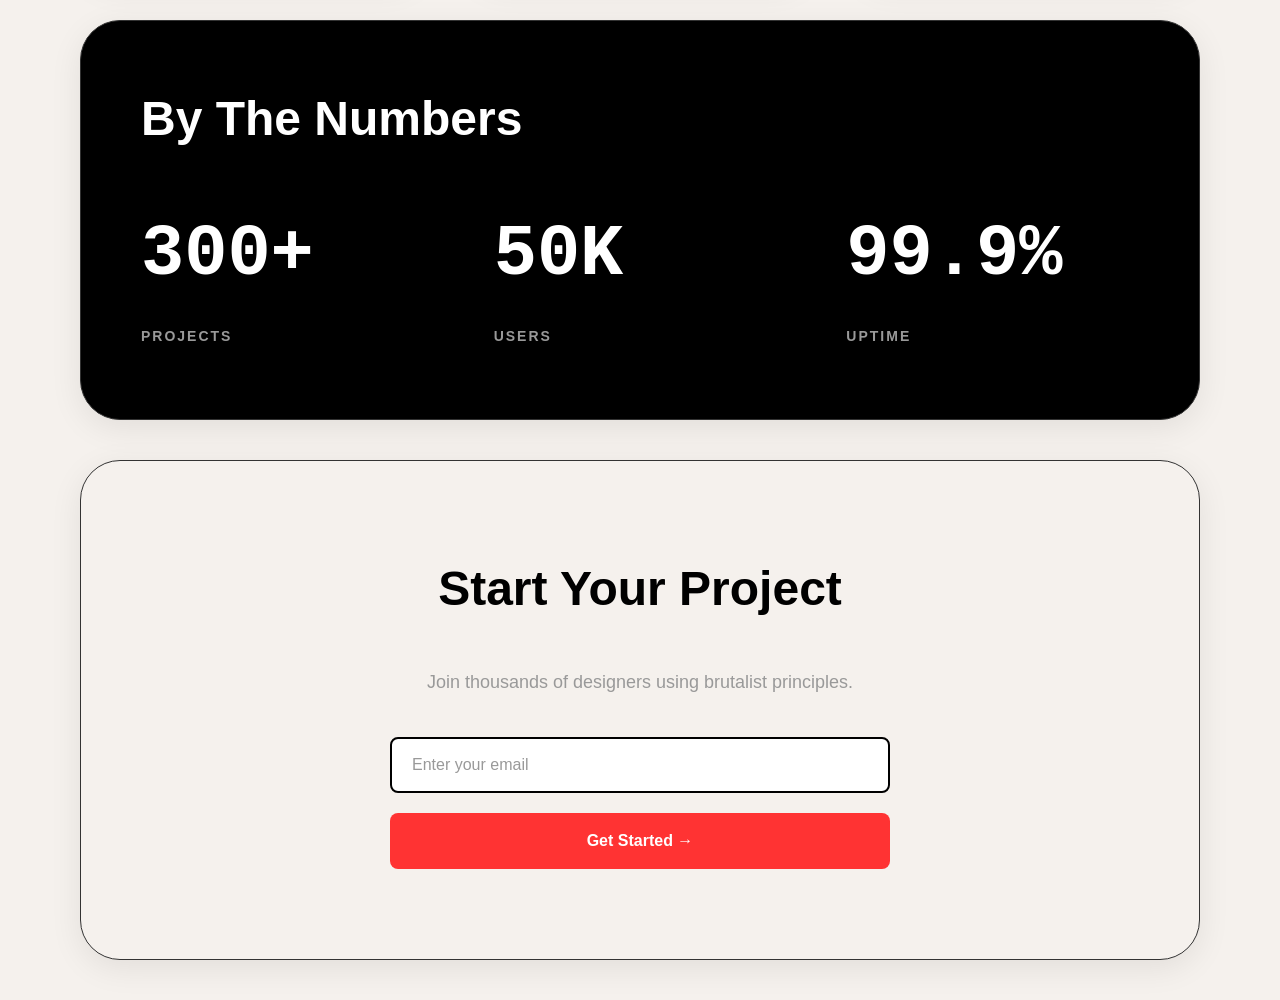
<file: web/landing-brutalista.html>
<!DOCTYPE html>
<html lang="es">
<head>
    <meta charset="UTF-8">
    <meta name="viewport" content="width=device-width, initial-scale=1.0">
    <title>Landing Brutalista Moderna</title>
    <style>
        /* ============================================
           RESET Y BASE
           ============================================ */
        * {
            margin: 0;
            padding: 0;
            box-sizing: border-box;
        }

        html {
            scroll-behavior: smooth;
        }

        body {
            font-family: -apple-system, BlinkMacSystemFont, "Segoe UI",
                         "Roboto", "Oxygen", "Ubuntu", "Cantarell",
                         "Fira Sans", "Droid Sans", "Helvetica Neue",
                         sans-serif;
            background: #F5F1ED;
            color: #000000;
            line-height: 1.6;
            overflow-x: hidden;
        }

        /* ============================================
           CONTAINER PRINCIPAL
           ============================================ */
        .container {
            max-width: 1200px;
            margin: 0 auto;
            padding: 40px;
            display: flex;
            flex-direction: column;
            gap: 40px;
        }

        /* ============================================
           HERO SECTION
           ============================================ */
        .hero-card {
            width: 100%;
            min-height: 600px;
            background: #000000;
            border-radius: 40px;
            border: 1px solid #333333;
            padding: 60px;
            display: flex;
            flex-direction: column;
            gap: 32px;
            position: relative;
            box-shadow: 0 8px 32px rgba(0, 0, 0, 0.08);
            animation: fadeIn 0.6s ease-out;
        }

        .hero-content {
            max-width: 600px;
            display: flex;
            flex-direction: column;
            gap: 24px;
        }

        .hero-title {
            font-size: 64px;
            font-weight: 900;
            color: #FFFFFF;
            line-height: 1.1;
            text-transform: uppercase;
        }

        .hero-subtitle {
            font-size: 18px;
            font-weight: 400;
            color: #999999;
            line-height: 1.6;
        }

        .info-grid {
            display: flex;
            gap: 32px;
            max-width: 400px;
        }

        .info-col {
            display: flex;
            flex-direction: column;
            gap: 8px;
        }

        .info-label {
            font-size: 12px;
            font-weight: 700;
            color: #999999;
            text-transform: uppercase;
            letter-spacing: 2px;
        }

        .info-value {
            font-size: 16px;
            font-weight: 700;
            color: #FFFFFF;
        }

        .cta-button {
            width: 200px;
            height: 56px;
            background: #FF3333;
            border-radius: 28px;
            border: none;
            color: #FFFFFF;
            font-size: 16px;
            font-weight: 700;
            cursor: pointer;
            display: flex;
            align-items: center;
            justify-content: center;
            text-decoration: none;
            transition: transform 0.2s ease;
        }

        .cta-button:hover {
            transform: scale(1.05);
        }

        .checkered-pattern {
            position: absolute;
            top: 60px;
            right: 60px;
            width: 60px;
            height: 60px;
            display: grid;
            grid-template-columns: 30px 30px;
            grid-template-rows: 30px 30px;
        }

        .check-square {
            width: 30px;
            height: 30px;
        }

        .check-black {
            background: #000000;
        }

        .check-white {
            background: #FFFFFF;
        }

        /* ============================================
           FEATURES SECTION
           ============================================ */
        .features-section {
            display: flex;
            gap: 40px;
            width: 100%;
            animation: fadeIn 0.6s ease-out 0.2s backwards;
        }

        .feature-card {
            flex: 1;
            min-height: 900px;
            background: #F5F1ED;
            border-radius: 40px;
            border: 1px solid #333333;
            padding: 60px;
            display: flex;
            flex-direction: column;
            gap: 32px;
            box-shadow: 0 8px 32px rgba(0, 0, 0, 0.08);
            transition: all 0.3s ease;
        }

        .feature-card:hover {
            transform: translateY(-4px);
            box-shadow: 0 12px 48px rgba(0, 0, 0, 0.12);
        }

        .feature-icon {
            width: 120px;
            height: 120px;
            background: #000000;
            border-radius: 60px;
        }

        .feature-decade {
            font-size: 48px;
            font-weight: 700;
            color: #000000;
        }

        .feature-title {
            font-size: 32px;
            font-weight: 700;
            color: #000000;
            text-transform: uppercase;
        }

        .feature-info {
            display: flex;
            gap: 24px;
            width: 100%;
        }

        .feature-col {
            display: flex;
            flex-direction: column;
            gap: 8px;
            flex: 1;
        }

        .feature-label {
            font-size: 12px;
            font-weight: 700;
            color: #999999;
            text-transform: uppercase;
            letter-spacing: 2px;
        }

        .feature-value {
            font-size: 16px;
            font-weight: 700;
            color: #000000;
        }

        /* ============================================
           STATS SECTION
           ============================================ */
        .stats-section {
            width: 100%;
            min-height: 400px;
            background: #000000;
            border-radius: 40px;
            border: 1px solid #333333;
            padding: 60px;
            display: flex;
            flex-direction: column;
            gap: 40px;
            box-shadow: 0 8px 32px rgba(0, 0, 0, 0.08);
            animation: fadeIn 0.6s ease-out 0.4s backwards;
        }

        .stats-title {
            font-size: 48px;
            font-weight: 700;
            color: #FFFFFF;
        }

        .stats-grid {
            display: flex;
            gap: 60px;
            width: 100%;
        }

        .stat-col {
            display: flex;
            flex-direction: column;
            gap: 12px;
            flex: 1;
        }

        .stat-number {
            font-size: 72px;
            font-weight: 700;
            color: #FFFFFF;
            font-family: "SF Mono", "Monaco", "Inconsolata",
                         "Fira Code", "Droid Sans Mono",
                         "Courier New", monospace;
        }

        .stat-label {
            font-size: 14px;
            font-weight: 700;
            color: #999999;
            text-transform: uppercase;
            letter-spacing: 2px;
        }

        /* ============================================
           CTA SECTION
           ============================================ */
        .cta-section {
            width: 100%;
            min-height: 500px;
            background: #F5F1ED;
            border-radius: 40px;
            border: 1px solid #333333;
            padding: 60px;
            display: flex;
            flex-direction: column;
            gap: 40px;
            align-items: center;
            justify-content: center;
            box-shadow: 0 8px 32px rgba(0, 0, 0, 0.08);
            animation: fadeIn 0.6s ease-out 0.6s backwards;
        }

        .cta-title {
            font-size: 48px;
            font-weight: 700;
            color: #000000;
            text-align: center;
        }

        .cta-description {
            font-size: 18px;
            font-weight: 400;
            color: #999999;
            text-align: center;
        }

        .cta-form {
            width: 100%;
            max-width: 500px;
            display: flex;
            flex-direction: column;
            gap: 20px;
        }

        .email-input {
            width: 100%;
            height: 56px;
            background: #FFFFFF;
            border-radius: 8px;
            border: 2px solid #000000;
            padding: 0 20px;
            font-size: 16px;
            font-weight: 400;
            color: #000000;
            transition: border-color 0.2s ease;
        }

        .email-input:focus {
            outline: none;
            border-color: #FF3333;
        }

        .email-input::placeholder {
            color: #999999;
        }

        .submit-button {
            width: 100%;
            height: 56px;
            background: #FF3333;
            border-radius: 8px;
            border: none;
            color: #FFFFFF;
            font-size: 16px;
            font-weight: 700;
            cursor: pointer;
            transition: transform 0.2s ease;
        }

        .submit-button:hover {
            transform: scale(1.05);
        }

        /* ============================================
           ANIMACIONES
           ============================================ */
        @keyframes fadeIn {
            from {
                opacity: 0;
                transform: translateY(10px);
            }
            to {
                opacity: 1;
                transform: translateY(0);
            }
        }

        /* ============================================
           RESPONSIVE DESIGN
           ============================================ */

        /* Tablet */
        @media (max-width: 1024px) {
            .hero-title {
                font-size: 56px;
            }

            .features-section {
                flex-direction: column;
            }

            .feature-card {
                min-height: auto;
            }

            .stats-grid {
                gap: 40px;
            }

            .stat-number {
                font-size: 64px;
            }
        }

        /* Mobile */
        @media (max-width: 768px) {
            .container {
                padding: 20px;
                gap: 24px;
            }

            .hero-card {
                min-height: auto;
                padding: 40px;
                gap: 24px;
            }

            .hero-content {
                max-width: 100%;
            }

            .hero-title {
                font-size: 48px;
            }

            .hero-subtitle {
                font-size: 16px;
            }

            .info-grid {
                flex-direction: column;
                gap: 16px;
                max-width: 100%;
            }

            .checkered-pattern {
                top: 40px;
                right: 40px;
                width: 40px;
                height: 40px;
                grid-template-columns: 20px 20px;
                grid-template-rows: 20px 20px;
            }

            .check-square {
                width: 20px;
                height: 20px;
            }

            .feature-card {
                padding: 40px;
                gap: 24px;
            }

            .feature-icon {
                width: 80px;
                height: 80px;
                border-radius: 40px;
            }

            .feature-decade {
                font-size: 36px;
            }

            .feature-title {
                font-size: 24px;
            }

            .feature-info {
                flex-direction: column;
                gap: 16px;
            }

            .stats-section {
                padding: 40px;
                gap: 32px;
            }

            .stats-title {
                font-size: 36px;
            }

            .stats-grid {
                flex-direction: column;
                gap: 32px;
            }

            .stat-number {
                font-size: 56px;
            }

            .cta-section {
                padding: 40px;
                gap: 32px;
            }

            .cta-title {
                font-size: 36px;
            }

            .cta-description {
                font-size: 16px;
            }

            .cta-form {
                max-width: 100%;
            }
        }
    </style>
</head>
<body>
    <!-- CONTAINER PRINCIPAL -->
    <div class="container">

        <!-- HERO SECTION -->
        <section class="hero-card">
            <!-- Checkered Pattern -->
            <div class="checkered-pattern">
                <div class="check-square check-black"></div>
                <div class="check-square check-white"></div>
                <div class="check-square check-white"></div>
                <div class="check-square check-black"></div>
            </div>

            <!-- Hero Content -->
            <div class="hero-content">
                <h1 class="hero-title">MODERN BRUTALIST<br>DESIGN</h1>
                <p class="hero-subtitle">Clean typography meets bold geometry.<br>Minimalism with maximum impact.</p>
            </div>

            <!-- Info Grid -->
            <div class="info-grid">
                <div class="info-col">
                    <span class="info-label">STYLE</span>
                    <span class="info-value">Brutalist</span>
                </div>
                <div class="info-col">
                    <span class="info-label">YEAR</span>
                    <span class="info-value">2026</span>
                </div>
            </div>

            <!-- CTA Button -->
            <a href="#cta" class="cta-button">Get Started</a>
        </section>

        <!-- FEATURES SECTION -->
        <section class="features-section">
            <!-- Feature Card 1 -->
            <div class="feature-card">
                <div class="feature-icon"></div>
                <h2 class="feature-decade">1970S/</h2>
                <h3 class="feature-title">SPEED</h3>
                <div class="feature-info">
                    <div class="feature-col">
                        <span class="feature-label">TYPE</span>
                        <span class="feature-value">Racing</span>
                    </div>
                    <div class="feature-col">
                        <span class="feature-label">ERA</span>
                        <span class="feature-value">Classic</span>
                    </div>
                </div>
            </div>

            <!-- Feature Card 2 -->
            <div class="feature-card">
                <div class="feature-icon"></div>
                <h2 class="feature-decade">1990S/</h2>
                <h3 class="feature-title">POWER</h3>
                <div class="feature-info">
                    <div class="feature-col">
                        <span class="feature-label">ENGINE</span>
                        <span class="feature-value">V8 Turbo</span>
                    </div>
                    <div class="feature-col">
                        <span class="feature-label">HP</span>
                        <span class="feature-value">850 HP</span>
                    </div>
                </div>
            </div>

            <!-- Feature Card 3 -->
            <div class="feature-card">
                <div class="feature-icon"></div>
                <h2 class="feature-decade">2020S/</h2>
                <h3 class="feature-title">TECH</h3>
                <div class="feature-info">
                    <div class="feature-col">
                        <span class="feature-label">SYSTEM</span>
                        <span class="feature-value">Hybrid</span>
                    </div>
                    <div class="feature-col">
                        <span class="feature-label">0-100</span>
                        <span class="feature-value">2.5s</span>
                    </div>
                </div>
            </div>
        </section>

        <!-- STATS SECTION -->
        <section class="stats-section">
            <h2 class="stats-title">By The Numbers</h2>
            <div class="stats-grid">
                <div class="stat-col">
                    <span class="stat-number">300+</span>
                    <span class="stat-label">PROJECTS</span>
                </div>
                <div class="stat-col">
                    <span class="stat-number">50K</span>
                    <span class="stat-label">USERS</span>
                </div>
                <div class="stat-col">
                    <span class="stat-number">99.9%</span>
                    <span class="stat-label">UPTIME</span>
                </div>
            </div>
        </section>

        <!-- CTA SECTION -->
        <section id="cta" class="cta-section">
            <h2 class="cta-title">Start Your Project</h2>
            <p class="cta-description">Join thousands of designers using brutalist principles.</p>
            <form class="cta-form" onsubmit="event.preventDefault(); alert('Form submitted!');">
                <input
                    type="email"
                    class="email-input"
                    placeholder="Enter your email"
                    required
                >
                <button type="submit" class="submit-button">Get Started →</button>
            </form>
        </section>

    </div>
</body>
</html>
</file>
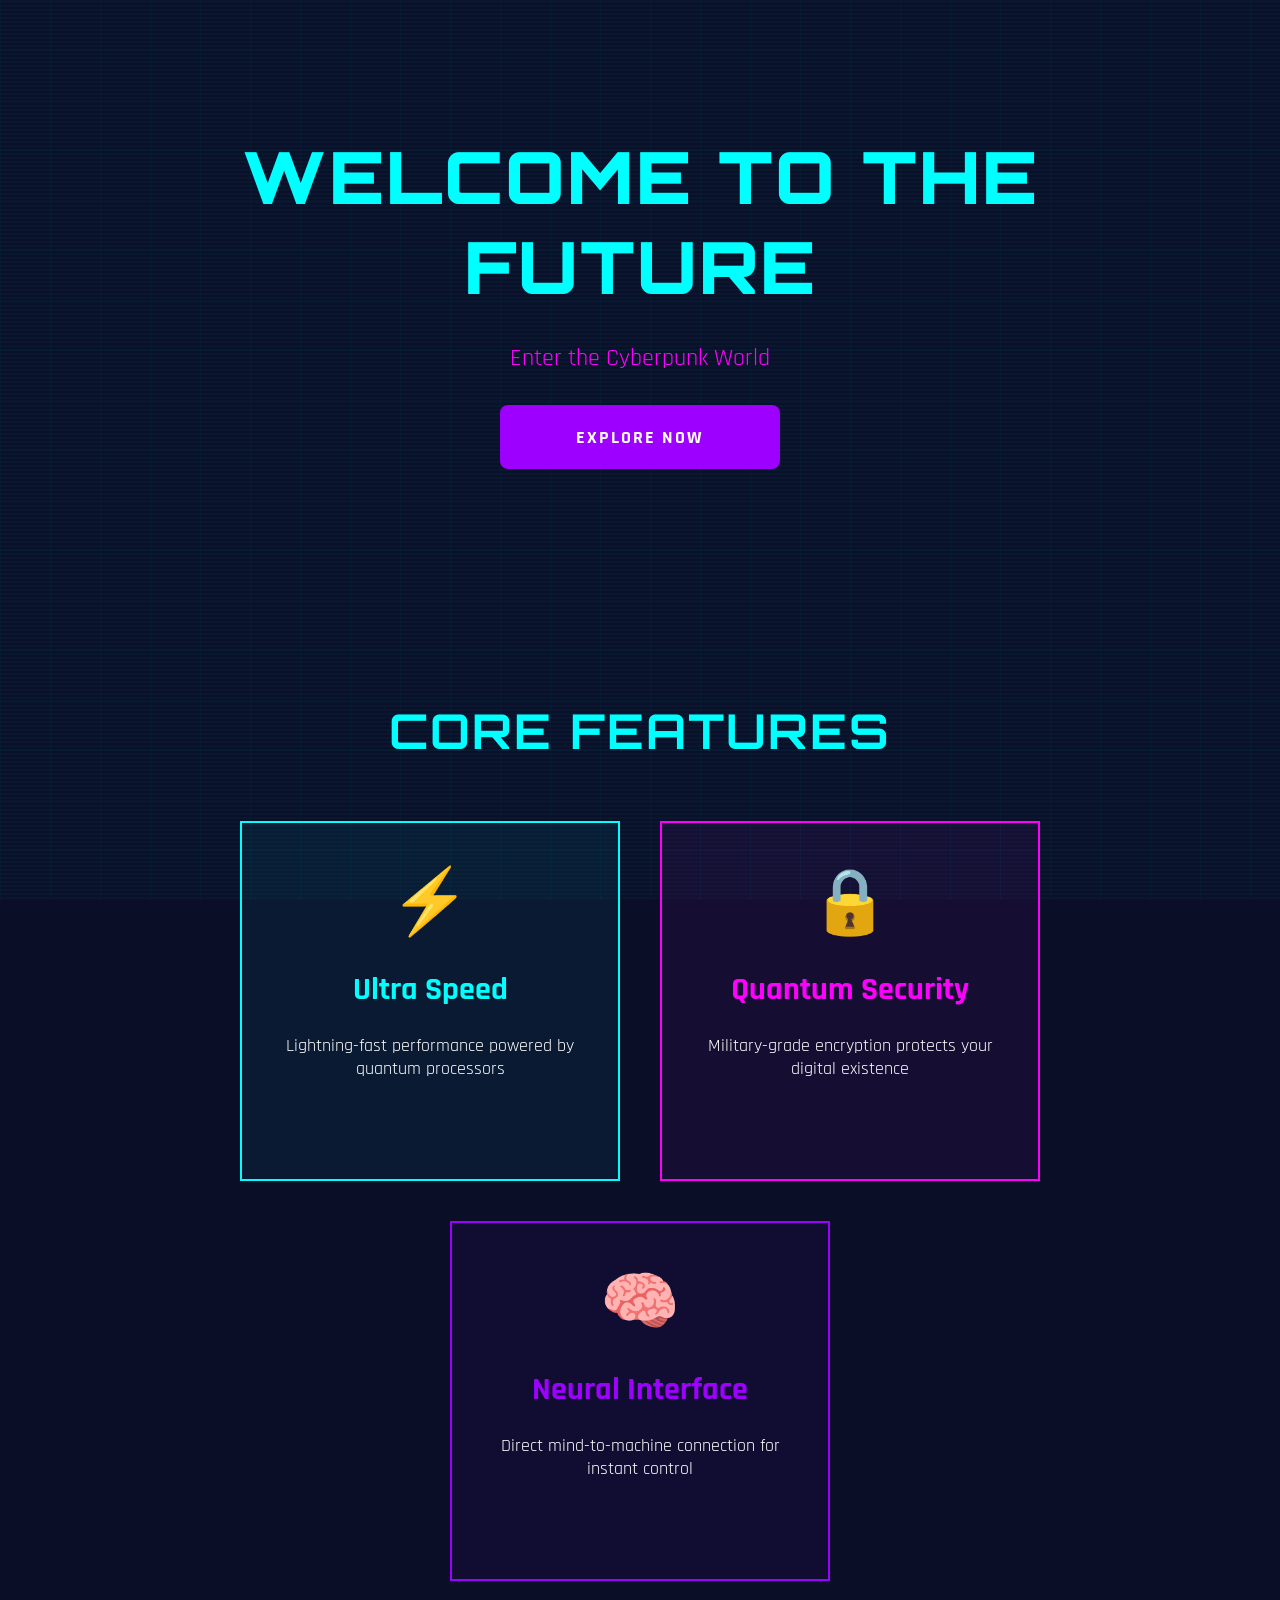
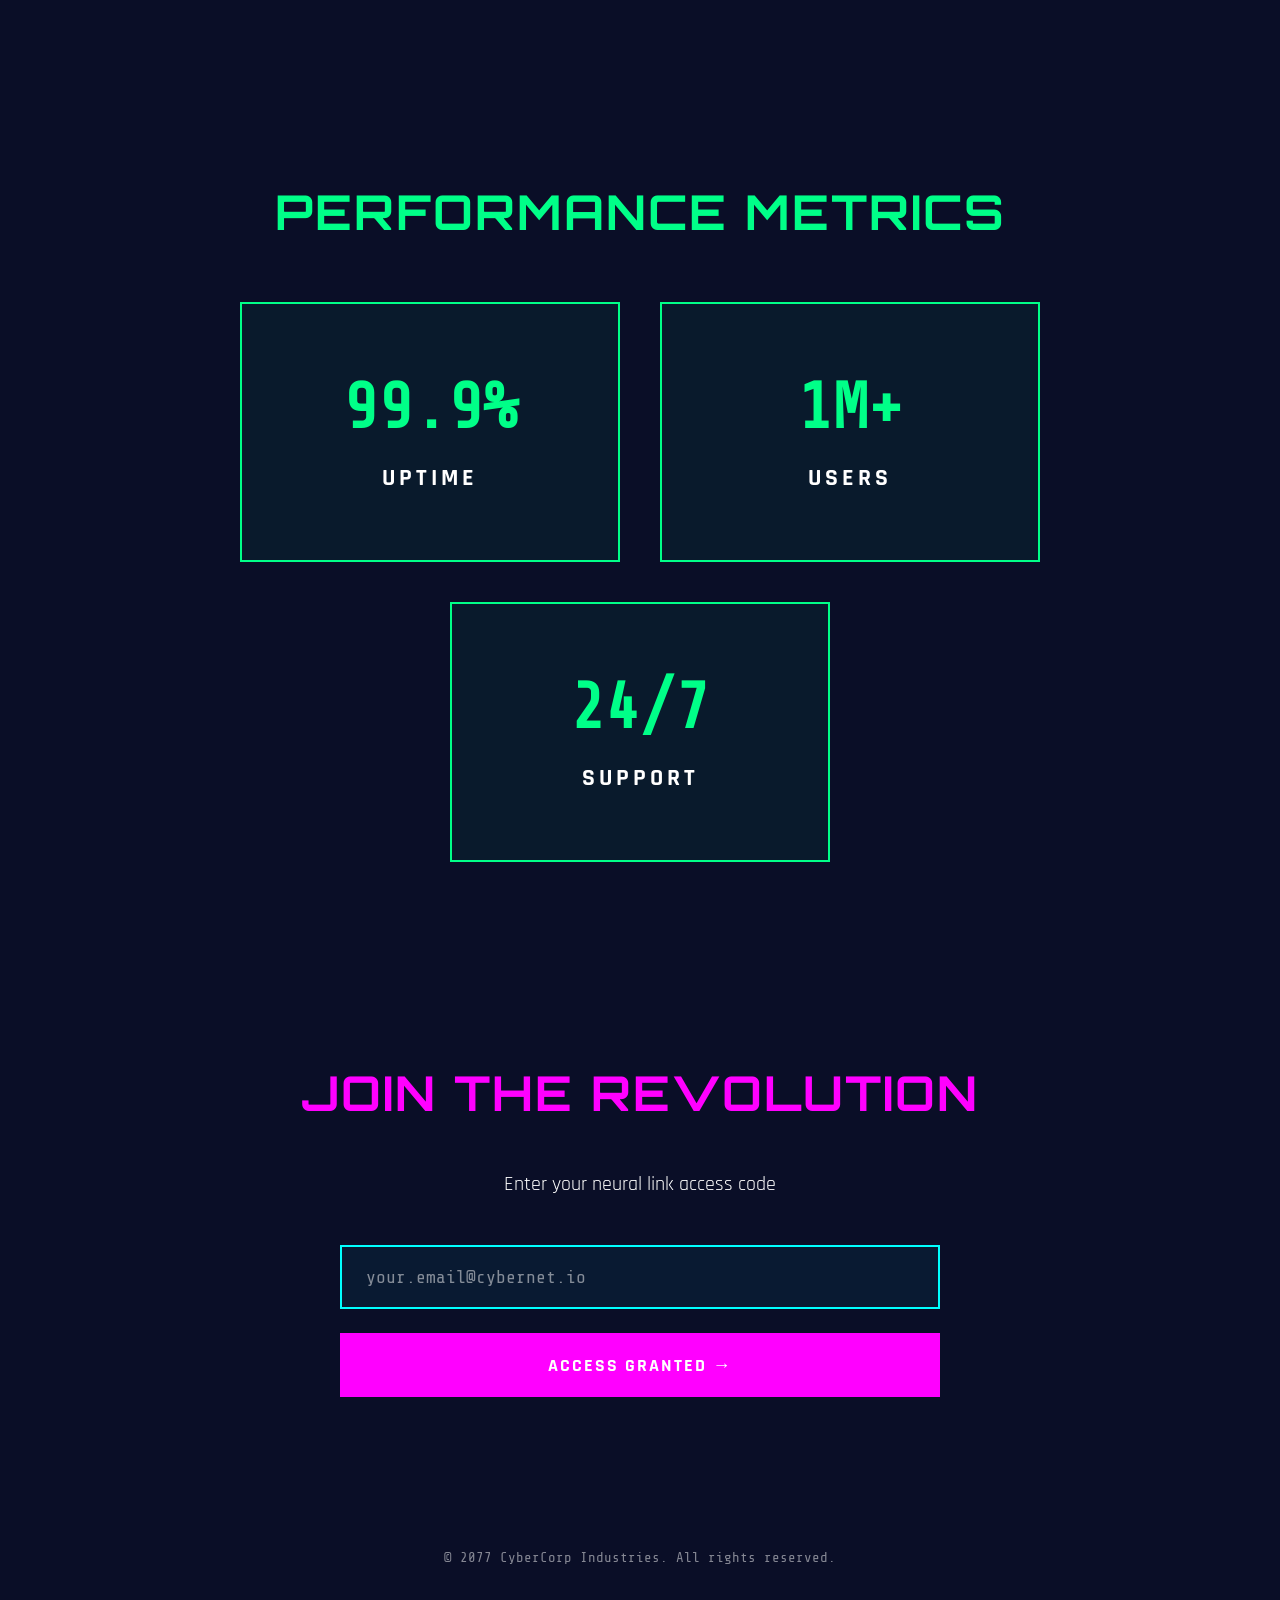
<file: web/landing-cyberpunk.html>
<!DOCTYPE html>
<html lang="es">
<head>
    <meta charset="UTF-8">
    <meta name="viewport" content="width=device-width, initial-scale=1.0">
    <title>Cyberpunk Landing | Welcome to the Future</title>

    <!-- Google Fonts: Orbitron, Rajdhani, Share Tech Mono -->
    <link href="https://fonts.googleapis.com/css2?family=Orbitron:wght@700;900&family=Rajdhani:wght@400;600;700&family=Share+Tech+Mono&display=swap" rel="stylesheet">

    <style>
        /* ========== RESET & BASE ========== */
        * {
            margin: 0;
            padding: 0;
            box-sizing: border-box;
        }

        html {
            scroll-behavior: smooth;
        }

        body {
            font-family: 'Rajdhani', sans-serif;
            background: #0a0e27;
            color: #ffffff;
            min-height: 100vh;
            overflow-x: hidden;
            position: relative;
            -webkit-font-smoothing: antialiased;
            -moz-osx-font-smoothing: grayscale;
        }

        /* ========== GRID BACKGROUND (ANIMATED) ========== */
        body::before {
            content: '';
            position: fixed;
            top: 0;
            left: 0;
            width: 100%;
            height: 100%;
            background-image:
                linear-gradient(rgba(0, 255, 255, 0.03) 1px, transparent 1px),
                linear-gradient(90deg, rgba(0, 255, 255, 0.03) 1px, transparent 1px);
            background-size: 50px 50px;
            pointer-events: none;
            z-index: 0;
            animation: grid-move 20s linear infinite;
        }

        @keyframes grid-move {
            0% { transform: translateY(0); }
            100% { transform: translateY(50px); }
        }

        /* ========== SCAN LINES EFFECT ========== */
        body::after {
            content: '';
            position: fixed;
            top: 0;
            left: 0;
            width: 100%;
            height: 100%;
            background: linear-gradient(
                transparent 0%,
                rgba(0, 255, 255, 0.05) 50%,
                transparent 100%
            );
            background-size: 100% 4px;
            pointer-events: none;
            z-index: 1;
            animation: scan 8s linear infinite;
        }

        @keyframes scan {
            0% { transform: translateY(-100%); }
            100% { transform: translateY(100%); }
        }

        /* ========== CONTAINER ========== */
        .container {
            max-width: 1400px;
            margin: 0 auto;
            padding: 0 20px;
            position: relative;
            z-index: 2;
        }

        section {
            padding: 100px 40px;
        }

        /* ========== HERO SECTION ========== */
        .hero-section {
            min-height: 600px;
            display: flex;
            flex-direction: column;
            align-items: center;
            justify-content: center;
            gap: 32px;
            text-align: center;
            animation: fadeInUp 1s ease-out;
        }

        .hero-title {
            font-family: 'Orbitron', sans-serif;
            font-size: 72px;
            font-weight: 900;
            color: #00ffff;
            letter-spacing: 2px;
            text-transform: uppercase;
            animation: glitch 3s ease-in-out infinite;
            will-change: transform;
        }

        @keyframes glitch {
            0%, 100% {
                transform: translate(0);
                text-shadow:
                    0 0 20px #00ffff,
                    0 0 40px #00ffff,
                    0 0 60px #00ffff;
            }
            20% {
                transform: translate(-2px, 2px);
                text-shadow:
                    2px 0 #ff00ff,
                    -2px 0 #00ffff,
                    0 0 20px #00ffff;
            }
            40% {
                transform: translate(2px, -2px);
            }
            60% {
                transform: translate(-2px, -2px);
            }
            80% {
                transform: translate(2px, 2px);
                text-shadow:
                    -2px 0 #ff00ff,
                    2px 0 #00ffff;
            }
        }

        .hero-subtitle {
            font-family: 'Rajdhani', sans-serif;
            font-size: 24px;
            font-weight: 400;
            color: #ff00ff;
        }

        .cta-button {
            display: inline-block;
            width: 280px;
            height: 64px;
            background: #9d00ff;
            border-radius: 8px;
            padding: 20px 40px;
            text-decoration: none;
            display: flex;
            align-items: center;
            justify-content: center;
            transition: all 0.3s ease;
            cursor: pointer;
            border: none;
        }

        .cta-button:hover {
            transform: scale(1.05);
            box-shadow:
                0 10px 30px rgba(157, 0, 255, 0.5),
                0 0 40px #9d00ff,
                0 0 60px #9d00ff;
        }

        .cta-text {
            font-family: 'Rajdhani', sans-serif;
            font-size: 18px;
            font-weight: 700;
            color: #ffffff;
            letter-spacing: 2px;
            text-transform: uppercase;
        }

        /* ========== FEATURES SECTION ========== */
        .features-section {
            display: flex;
            flex-direction: column;
            gap: 60px;
            animation: fadeInUp 1s ease-out 0.2s backwards;
        }

        .features-title {
            font-family: 'Orbitron', sans-serif;
            font-size: 48px;
            font-weight: 700;
            color: #00ffff;
            letter-spacing: 2px;
            text-align: center;
            text-transform: uppercase;
        }

        .features-grid {
            display: flex;
            justify-content: center;
            gap: 40px;
            flex-wrap: wrap;
        }

        .feature-card {
            width: 380px;
            height: 360px;
            padding: 40px;
            border: 2px solid;
            display: flex;
            flex-direction: column;
            align-items: center;
            gap: 24px;
            text-align: center;
            transition: all 0.3s ease;
            will-change: transform;
        }

        .feature-card-1 {
            background: rgba(0, 255, 255, 0.05);
            border-color: #00ffff;
            animation: glow-pulse-cyan 2s ease-in-out infinite;
        }

        .feature-card-1:hover {
            transform: translateY(-10px) scale(1.02);
            box-shadow:
                0 20px 60px rgba(0, 255, 255, 0.4),
                0 0 40px #00ffff,
                0 0 60px #00ffff;
        }

        .feature-card-2 {
            background: rgba(255, 0, 255, 0.05);
            border-color: #ff00ff;
            animation: glow-pulse-magenta 2s ease-in-out infinite;
        }

        .feature-card-2:hover {
            transform: translateY(-10px) scale(1.02);
            box-shadow:
                0 20px 60px rgba(255, 0, 255, 0.4),
                0 0 40px #ff00ff,
                0 0 60px #ff00ff;
        }

        .feature-card-3 {
            background: rgba(157, 0, 255, 0.05);
            border-color: #9d00ff;
            animation: glow-pulse-purple 2s ease-in-out infinite;
        }

        .feature-card-3:hover {
            transform: translateY(-10px) scale(1.02);
            box-shadow:
                0 20px 60px rgba(157, 0, 255, 0.4),
                0 0 40px #9d00ff,
                0 0 60px #9d00ff;
        }

        @keyframes glow-pulse-cyan {
            0%, 100% {
                box-shadow:
                    0 0 10px #00ffff,
                    0 0 20px #00ffff,
                    inset 0 0 10px rgba(0, 255, 255, 0.1);
            }
            50% {
                box-shadow:
                    0 0 20px #00ffff,
                    0 0 40px #00ffff,
                    0 0 60px #00ffff,
                    inset 0 0 20px rgba(0, 255, 255, 0.2);
            }
        }

        @keyframes glow-pulse-magenta {
            0%, 100% {
                box-shadow:
                    0 0 10px #ff00ff,
                    0 0 20px #ff00ff,
                    inset 0 0 10px rgba(255, 0, 255, 0.1);
            }
            50% {
                box-shadow:
                    0 0 20px #ff00ff,
                    0 0 40px #ff00ff,
                    0 0 60px #ff00ff,
                    inset 0 0 20px rgba(255, 0, 255, 0.2);
            }
        }

        @keyframes glow-pulse-purple {
            0%, 100% {
                box-shadow:
                    0 0 10px #9d00ff,
                    0 0 20px #9d00ff,
                    inset 0 0 10px rgba(157, 0, 255, 0.1);
            }
            50% {
                box-shadow:
                    0 0 20px #9d00ff,
                    0 0 40px #9d00ff,
                    0 0 60px #9d00ff,
                    inset 0 0 20px rgba(157, 0, 255, 0.2);
            }
        }

        .icon {
            font-size: 64px;
        }

        .feature-title {
            font-family: 'Rajdhani', sans-serif;
            font-size: 32px;
            font-weight: 700;
        }

        .feature-card-1 .feature-title {
            color: #00ffff;
        }

        .feature-card-2 .feature-title {
            color: #ff00ff;
        }

        .feature-card-3 .feature-title {
            color: #9d00ff;
        }

        .feature-desc {
            font-family: 'Rajdhani', sans-serif;
            font-size: 18px;
            font-weight: 400;
            color: #ffffff;
        }

        /* ========== STATS SECTION ========== */
        .stats-section {
            display: flex;
            flex-direction: column;
            gap: 60px;
            animation: fadeInUp 1s ease-out 0.4s backwards;
        }

        .stats-title {
            font-family: 'Orbitron', sans-serif;
            font-size: 48px;
            font-weight: 700;
            color: #00ff88;
            letter-spacing: 2px;
            text-align: center;
            text-transform: uppercase;
        }

        .stats-grid {
            display: flex;
            justify-content: center;
            gap: 40px;
            flex-wrap: wrap;
        }

        .stat-card {
            width: 380px;
            height: 260px;
            background: rgba(0, 255, 136, 0.05);
            border: 2px solid #00ff88;
            padding: 40px;
            display: flex;
            flex-direction: column;
            align-items: center;
            justify-content: center;
            gap: 20px;
            text-align: center;
            animation: glow-pulse-green 2s ease-in-out infinite;
            transition: all 0.3s ease;
        }

        .stat-card:hover {
            transform: translateY(-10px) scale(1.02);
            box-shadow:
                0 20px 60px rgba(0, 255, 136, 0.4),
                0 0 40px #00ff88,
                0 0 60px #00ff88;
        }

        @keyframes glow-pulse-green {
            0%, 100% {
                box-shadow:
                    0 0 10px #00ff88,
                    0 0 20px #00ff88,
                    inset 0 0 10px rgba(0, 255, 136, 0.1);
            }
            50% {
                box-shadow:
                    0 0 20px #00ff88,
                    0 0 40px #00ff88,
                    0 0 60px #00ff88,
                    inset 0 0 20px rgba(0, 255, 136, 0.2);
            }
        }

        .stat-number {
            font-family: 'Share Tech Mono', monospace;
            font-size: 64px;
            font-weight: 700;
            color: #00ff88;
        }

        .stat-label {
            font-family: 'Rajdhani', sans-serif;
            font-size: 24px;
            font-weight: 700;
            color: #ffffff;
            letter-spacing: 4px;
            text-transform: uppercase;
        }

        /* ========== CTA FINAL SECTION ========== */
        .cta-final-section {
            display: flex;
            flex-direction: column;
            align-items: center;
            gap: 48px;
            text-align: center;
            animation: fadeInUp 1s ease-out 0.6s backwards;
        }

        .cta-title {
            font-family: 'Orbitron', sans-serif;
            font-size: 48px;
            font-weight: 700;
            color: #ff00ff;
            letter-spacing: 2px;
            text-transform: uppercase;
        }

        .cta-subtitle {
            font-family: 'Rajdhani', sans-serif;
            font-size: 20px;
            font-weight: 400;
            color: #ffffff;
        }

        .form-container {
            display: flex;
            flex-direction: column;
            gap: 24px;
            width: 100%;
            max-width: 600px;
        }

        .email-input {
            width: 100%;
            height: 64px;
            background: rgba(0, 255, 255, 0.05);
            border: 2px solid #00ffff;
            padding: 20px 24px;
            font-family: 'Share Tech Mono', monospace;
            font-size: 18px;
            font-weight: 400;
            color: #ffffff;
            outline: none;
            transition: all 0.3s ease;
        }

        .email-input::placeholder {
            color: rgba(255, 255, 255, 0.5);
        }

        .email-input:focus {
            box-shadow:
                0 0 20px rgba(0, 255, 255, 0.5),
                0 0 40px rgba(0, 255, 255, 0.3);
        }

        .submit-button {
            width: 100%;
            height: 64px;
            background: #ff00ff;
            border: none;
            padding: 20px 40px;
            cursor: pointer;
            position: relative;
            overflow: hidden;
            transition: all 0.3s ease;
        }

        .submit-button::before {
            content: '';
            position: absolute;
            top: 0;
            left: -100%;
            width: 100%;
            height: 100%;
            background: linear-gradient(
                90deg,
                transparent,
                rgba(255, 255, 255, 0.3),
                transparent
            );
            animation: shine 3s ease-in-out infinite;
        }

        @keyframes shine {
            0% { left: -100%; }
            100% { left: 100%; }
        }

        .submit-button:hover {
            transform: scale(1.02);
            box-shadow:
                0 10px 30px rgba(255, 0, 255, 0.5),
                0 0 40px #ff00ff,
                0 0 60px #ff00ff;
        }

        .submit-text {
            font-family: 'Rajdhani', sans-serif;
            font-size: 18px;
            font-weight: 700;
            color: #ffffff;
            letter-spacing: 2px;
            text-transform: uppercase;
            position: relative;
            z-index: 1;
        }

        /* ========== FOOTER ========== */
        .footer {
            min-height: 120px;
            padding: 40px;
            display: flex;
            align-items: center;
            justify-content: center;
            gap: 16px;
        }

        .footer-text {
            font-family: 'Share Tech Mono', monospace;
            font-size: 14px;
            font-weight: 400;
            color: rgba(255, 255, 255, 0.5);
            text-align: center;
        }

        /* ========== FADE IN UP ANIMATION ========== */
        @keyframes fadeInUp {
            from {
                opacity: 0;
                transform: translateY(30px);
            }
            to {
                opacity: 1;
                transform: translateY(0);
            }
        }

        /* ========== RESPONSIVE ========== */
        @media (max-width: 1024px) {
            .hero-title {
                font-size: 64px;
            }

            .features-grid,
            .stats-grid {
                gap: 30px;
            }

            .feature-card,
            .stat-card {
                width: 340px;
            }
        }

        @media (max-width: 768px) {
            section {
                padding: 60px 20px;
            }

            .hero-title {
                font-size: 48px;
                letter-spacing: 1px;
            }

            .hero-subtitle {
                font-size: 20px;
            }

            .features-title,
            .stats-title,
            .cta-title {
                font-size: 36px;
            }

            .features-grid,
            .stats-grid {
                flex-direction: column;
                align-items: center;
                gap: 24px;
            }

            .feature-card,
            .stat-card {
                width: 100%;
                max-width: 400px;
            }

            .feature-card {
                height: auto;
                min-height: 320px;
            }

            .stat-card {
                height: auto;
                min-height: 220px;
            }

            .form-container {
                max-width: 100%;
            }

            .cta-button {
                width: 100%;
                max-width: 280px;
            }
        }
    </style>
</head>
<body>
    <div class="container">
        <!-- Hero Section -->
        <section class="hero-section">
            <h1 class="hero-title">WELCOME TO THE FUTURE</h1>
            <p class="hero-subtitle">Enter the Cyberpunk World</p>
            <a href="#cta" class="cta-button">
                <span class="cta-text">EXPLORE NOW</span>
            </a>
        </section>

        <!-- Features Section -->
        <section class="features-section">
            <h2 class="features-title">CORE FEATURES</h2>
            <div class="features-grid">
                <div class="feature-card feature-card-1">
                    <span class="icon">⚡</span>
                    <h3 class="feature-title">Ultra Speed</h3>
                    <p class="feature-desc">Lightning-fast performance powered by quantum processors</p>
                </div>
                <div class="feature-card feature-card-2">
                    <span class="icon">🔒</span>
                    <h3 class="feature-title">Quantum Security</h3>
                    <p class="feature-desc">Military-grade encryption protects your digital existence</p>
                </div>
                <div class="feature-card feature-card-3">
                    <span class="icon">🧠</span>
                    <h3 class="feature-title">Neural Interface</h3>
                    <p class="feature-desc">Direct mind-to-machine connection for instant control</p>
                </div>
            </div>
        </section>

        <!-- Stats Section -->
        <section class="stats-section">
            <h2 class="stats-title">PERFORMANCE METRICS</h2>
            <div class="stats-grid">
                <div class="stat-card">
                    <span class="stat-number">99.9%</span>
                    <span class="stat-label">UPTIME</span>
                </div>
                <div class="stat-card">
                    <span class="stat-number">1M+</span>
                    <span class="stat-label">USERS</span>
                </div>
                <div class="stat-card">
                    <span class="stat-number">24/7</span>
                    <span class="stat-label">SUPPORT</span>
                </div>
            </div>
        </section>

        <!-- CTA Final Section -->
        <section class="cta-final-section" id="cta">
            <h2 class="cta-title">JOIN THE REVOLUTION</h2>
            <p class="cta-subtitle">Enter your neural link access code</p>
            <form class="form-container">
                <input
                    type="email"
                    class="email-input"
                    placeholder="your.email@cybernet.io"
                    required
                >
                <button type="submit" class="submit-button">
                    <span class="submit-text">ACCESS GRANTED →</span>
                </button>
            </form>
        </section>

        <!-- Footer -->
        <footer class="footer">
            <p class="footer-text">© 2077 CyberCorp Industries. All rights reserved.</p>
        </footer>
    </div>
</body>
</html>
</file>
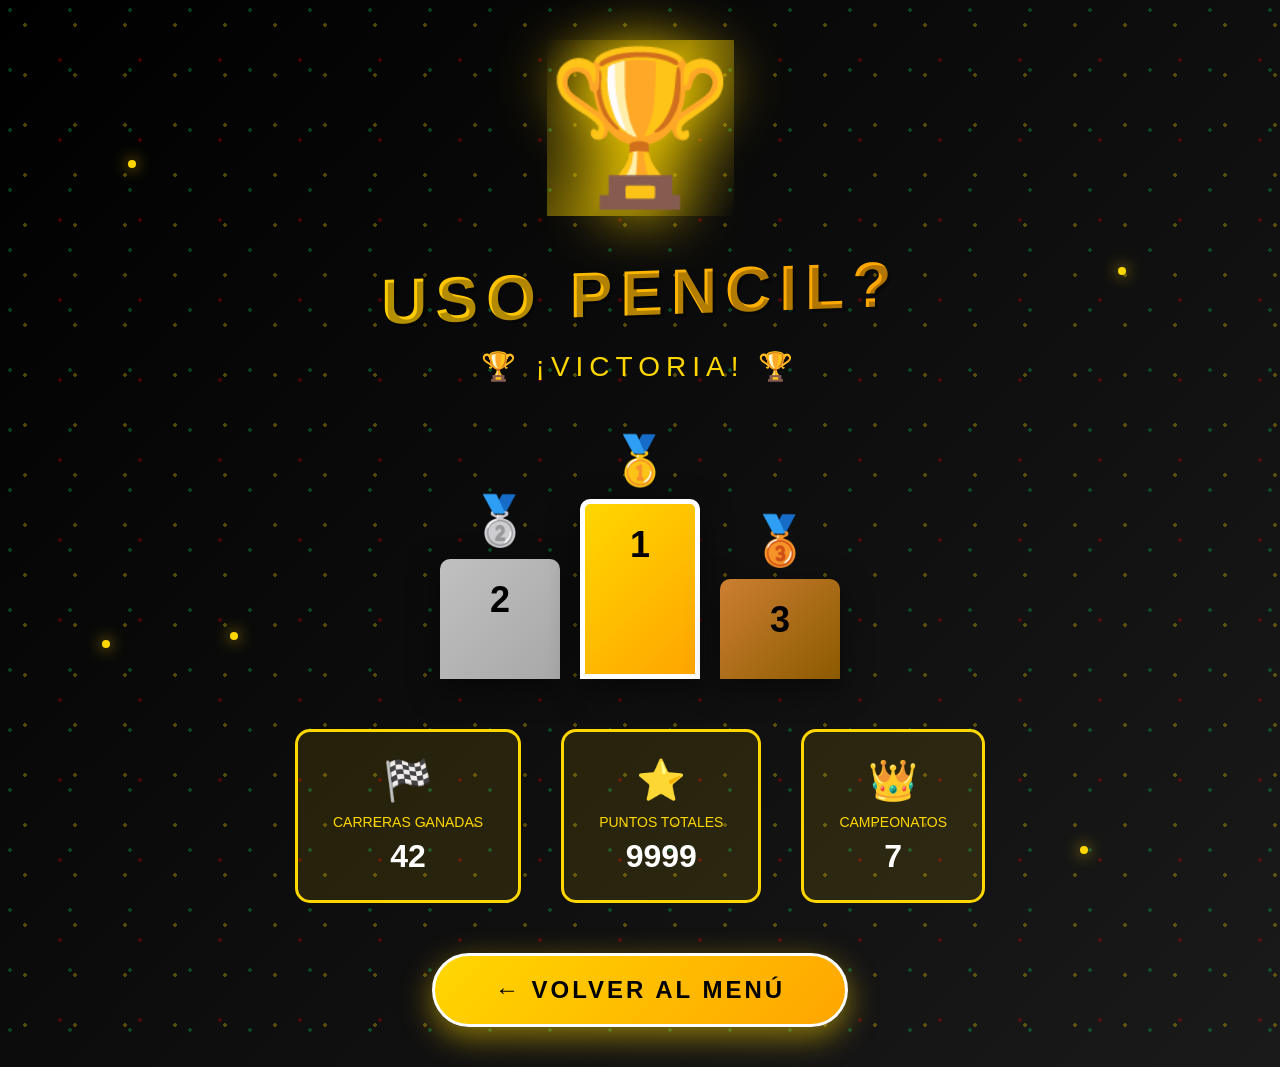
<file: web/uso-pencil.html>
<!DOCTYPE html>
<html lang="es">
<head>
    <meta charset="UTF-8">
    <meta name="viewport" content="width=device-width, initial-scale=1.0">
    <title>Podio - Uso Pencil?</title>
    <style>
        * {
            margin: 0;
            padding: 0;
            box-sizing: border-box;
        }

        body {
            font-family: 'Impact', 'Arial Black', sans-serif;
            background: linear-gradient(135deg, #000000 0%, #1a1a1a 100%);
            min-height: 100vh;
            overflow: hidden;
            position: relative;
        }

        /* Confetti background */
        body::before {
            content: '';
            position: absolute;
            top: 0;
            left: 0;
            width: 100%;
            height: 100%;
            background-image:
                radial-gradient(circle, #FFD700 2px, transparent 2px),
                radial-gradient(circle, #DC0000 2px, transparent 2px),
                radial-gradient(circle, #00cc66 2px, transparent 2px);
            background-size: 50px 50px, 80px 80px, 60px 60px;
            background-position: 0 0, 20px 20px, 40px 40px;
            opacity: 0.3;
            animation: confettiFall 10s linear infinite;
            pointer-events: none;
        }

        @keyframes confettiFall {
            0% { transform: translateY(-100px); }
            100% { transform: translateY(100px); }
        }

        .container {
            display: flex;
            flex-direction: column;
            justify-content: center;
            align-items: center;
            min-height: 100vh;
            padding: 40px;
            position: relative;
            z-index: 1;
        }

        .trophy-container {
            position: relative;
            margin-bottom: 40px;
            animation: trophyRise 2s ease-out;
        }

        @keyframes trophyRise {
            from {
                opacity: 0;
                transform: translateY(100px) scale(0.5);
            }
            to {
                opacity: 1;
                transform: translateY(0) scale(1);
            }
        }

        .trophy {
            font-size: 150px;
            filter: drop-shadow(0 0 30px #FFD700);
            animation: trophyFloat 3s ease-in-out infinite;
        }

        @keyframes trophyFloat {
            0%, 100% { transform: translateY(0) rotate(0deg); }
            50% { transform: translateY(-20px) rotate(5deg); }
        }

        .trophy-shine {
            position: absolute;
            top: 0;
            left: 0;
            width: 100%;
            height: 100%;
            background: linear-gradient(
                120deg,
                transparent,
                rgba(255, 215, 0, 0.5),
                transparent
            );
            animation: shine 3s ease-in-out infinite;
        }

        @keyframes shine {
            0% { transform: translateX(-100%); }
            100% { transform: translateX(100%); }
        }

        h1 {
            font-size: 64px;
            font-weight: 900;
            background: linear-gradient(45deg, #FFD700, #FFA500, #FFD700);
            background-size: 200% 200%;
            -webkit-background-clip: text;
            -webkit-text-fill-color: transparent;
            background-clip: text;
            text-transform: uppercase;
            letter-spacing: 8px;
            text-shadow: 3px 3px 0 rgba(0, 0, 0, 0.3);
            margin-bottom: 20px;
            animation: goldShimmer 3s ease-in-out infinite;
            transform: skewY(-2deg);
        }

        @keyframes goldShimmer {
            0%, 100% { background-position: 0% 50%; }
            50% { background-position: 100% 50%; }
        }

        .subtitle {
            font-size: 28px;
            color: #FFD700;
            text-transform: uppercase;
            letter-spacing: 6px;
            margin-bottom: 50px;
            animation: fadeInScale 1.5s ease-out;
        }

        @keyframes fadeInScale {
            from {
                opacity: 0;
                transform: scale(0.5);
            }
            to {
                opacity: 1;
                transform: scale(1);
            }
        }

        .podium {
            display: flex;
            align-items: flex-end;
            gap: 20px;
            margin-bottom: 50px;
            animation: fadeInUp 2s ease-out;
        }

        .podium-position {
            display: flex;
            flex-direction: column;
            align-items: center;
            animation: riseUp 1.5s ease-out backwards;
        }

        .podium-position:nth-child(1) { animation-delay: 0.5s; }
        .podium-position:nth-child(2) { animation-delay: 0s; }
        .podium-position:nth-child(3) { animation-delay: 1s; }

        @keyframes riseUp {
            from {
                opacity: 0;
                transform: translateY(100px);
            }
            to {
                opacity: 1;
                transform: translateY(0);
            }
        }

        .podium-number {
            font-size: 48px;
            font-weight: 900;
            margin-bottom: 10px;
        }

        .podium-box {
            width: 120px;
            text-align: center;
            padding: 20px;
            border-radius: 10px 10px 0 0;
            font-size: 36px;
            font-weight: 900;
            color: #000;
            box-shadow: 0 10px 30px rgba(0, 0, 0, 0.5);
        }

        .podium-position:nth-child(1) .podium-box {
            height: 120px;
            background: linear-gradient(135deg, #C0C0C0 0%, #A8A8A8 100%);
        }

        .podium-position:nth-child(2) .podium-box {
            height: 180px;
            background: linear-gradient(135deg, #FFD700 0%, #FFA500 100%);
            border: 5px solid #fff;
        }

        .podium-position:nth-child(3) .podium-box {
            height: 100px;
            background: linear-gradient(135deg, #CD7F32 0%, #8B5A00 100%);
        }

        @keyframes fadeInUp {
            from {
                opacity: 0;
                transform: translateY(50px);
            }
            to {
                opacity: 1;
                transform: translateY(0);
            }
        }

        .victory-stats {
            display: flex;
            gap: 40px;
            margin-bottom: 50px;
            animation: fadeIn 2.5s ease-out;
        }

        .stat-display {
            background: rgba(255, 215, 0, 0.1);
            border: 3px solid #FFD700;
            border-radius: 15px;
            padding: 25px 35px;
            text-align: center;
            transition: all 0.3s ease;
        }

        .stat-display:hover {
            transform: scale(1.1) rotate(2deg);
            box-shadow: 0 10px 30px rgba(255, 215, 0, 0.5);
        }

        .stat-display .icon {
            font-size: 40px;
            margin-bottom: 10px;
        }

        .stat-display .label {
            font-size: 14px;
            color: #FFD700;
            margin-bottom: 8px;
        }

        .stat-display .value {
            font-size: 32px;
            font-weight: 900;
            color: #ffffff;
        }

        @keyframes fadeIn {
            from { opacity: 0; }
            to { opacity: 1; }
        }

        .back-button {
            display: inline-block;
            padding: 20px 60px;
            background: linear-gradient(135deg, #FFD700 0%, #FFA500 100%);
            color: #000;
            text-decoration: none;
            font-size: 24px;
            font-weight: 900;
            text-transform: uppercase;
            letter-spacing: 3px;
            border: 3px solid #fff;
            border-radius: 50px;
            box-shadow: 0 10px 30px rgba(255, 215, 0, 0.5);
            transition: all 0.3s ease;
            animation: victoryPulse 3s ease-out;
        }

        .back-button:hover {
            transform: translateY(-5px) scale(1.05);
            box-shadow: 0 15px 40px rgba(255, 215, 0, 0.8);
        }

        @keyframes victoryPulse {
            from {
                opacity: 0;
                transform: scale(0);
            }
            60% {
                opacity: 1;
                transform: scale(1.2);
            }
            to {
                transform: scale(1);
            }
        }

        /* Sparkles effect */
        .sparkle {
            position: absolute;
            width: 8px;
            height: 8px;
            background: #FFD700;
            border-radius: 50%;
            box-shadow: 0 0 15px #FFD700;
            animation: sparkleMove 4s ease-in-out infinite;
        }

        .sparkle:nth-child(1) { top: 15%; left: 10%; animation-delay: 0s; }
        .sparkle:nth-child(2) { top: 25%; right: 12%; animation-delay: 0.5s; }
        .sparkle:nth-child(3) { top: 60%; left: 8%; animation-delay: 1s; }
        .sparkle:nth-child(4) { bottom: 20%; right: 15%; animation-delay: 1.5s; }
        .sparkle:nth-child(5) { bottom: 40%; left: 18%; animation-delay: 2s; }

        @keyframes sparkleMove {
            0%, 100% {
                transform: translate(0, 0) scale(1);
                opacity: 1;
            }
            25% {
                transform: translate(20px, -20px) scale(1.5);
                opacity: 0.7;
            }
            50% {
                transform: translate(0, -40px) scale(0.8);
                opacity: 1;
            }
            75% {
                transform: translate(-20px, -20px) scale(1.2);
                opacity: 0.5;
            }
        }

        /* Responsive */
        @media (max-width: 768px) {
            h1 {
                font-size: 36px;
                letter-spacing: 4px;
            }

            .trophy {
                font-size: 100px;
            }

            .podium {
                gap: 10px;
            }

            .podium-box {
                width: 80px;
                font-size: 24px;
            }

            .podium-position:nth-child(1) .podium-box { height: 80px; }
            .podium-position:nth-child(2) .podium-box { height: 120px; }
            .podium-position:nth-child(3) .podium-box { height: 60px; }

            .victory-stats {
                flex-direction: column;
                gap: 20px;
            }

            .back-button {
                font-size: 18px;
                padding: 15px 40px;
            }
        }
    </style>
</head>
<body>
    <div class="sparkle"></div>
    <div class="sparkle"></div>
    <div class="sparkle"></div>
    <div class="sparkle"></div>
    <div class="sparkle"></div>

    <div class="container">
        <div class="trophy-container">
            <div class="trophy-shine"></div>
            <div class="trophy">🏆</div>
        </div>

        <h1>Uso Pencil?</h1>
        <p class="subtitle">🏆 ¡VICTORIA! 🏆</p>

        <div class="podium">
            <div class="podium-position">
                <div class="podium-number">🥈</div>
                <div class="podium-box">2</div>
            </div>
            <div class="podium-position">
                <div class="podium-number">🥇</div>
                <div class="podium-box">1</div>
            </div>
            <div class="podium-position">
                <div class="podium-number">🥉</div>
                <div class="podium-box">3</div>
            </div>
        </div>

        <div class="victory-stats">
            <div class="stat-display">
                <div class="icon">🏁</div>
                <div class="label">CARRERAS GANADAS</div>
                <div class="value">42</div>
            </div>
            <div class="stat-display">
                <div class="icon">⭐</div>
                <div class="label">PUNTOS TOTALES</div>
                <div class="value">9999</div>
            </div>
            <div class="stat-display">
                <div class="icon">👑</div>
                <div class="label">CAMPEONATOS</div>
                <div class="value">7</div>
            </div>
        </div>

        <a href="index.html" class="back-button">← Volver al Menú</a>
    </div>
</body>
</html>
</file>
